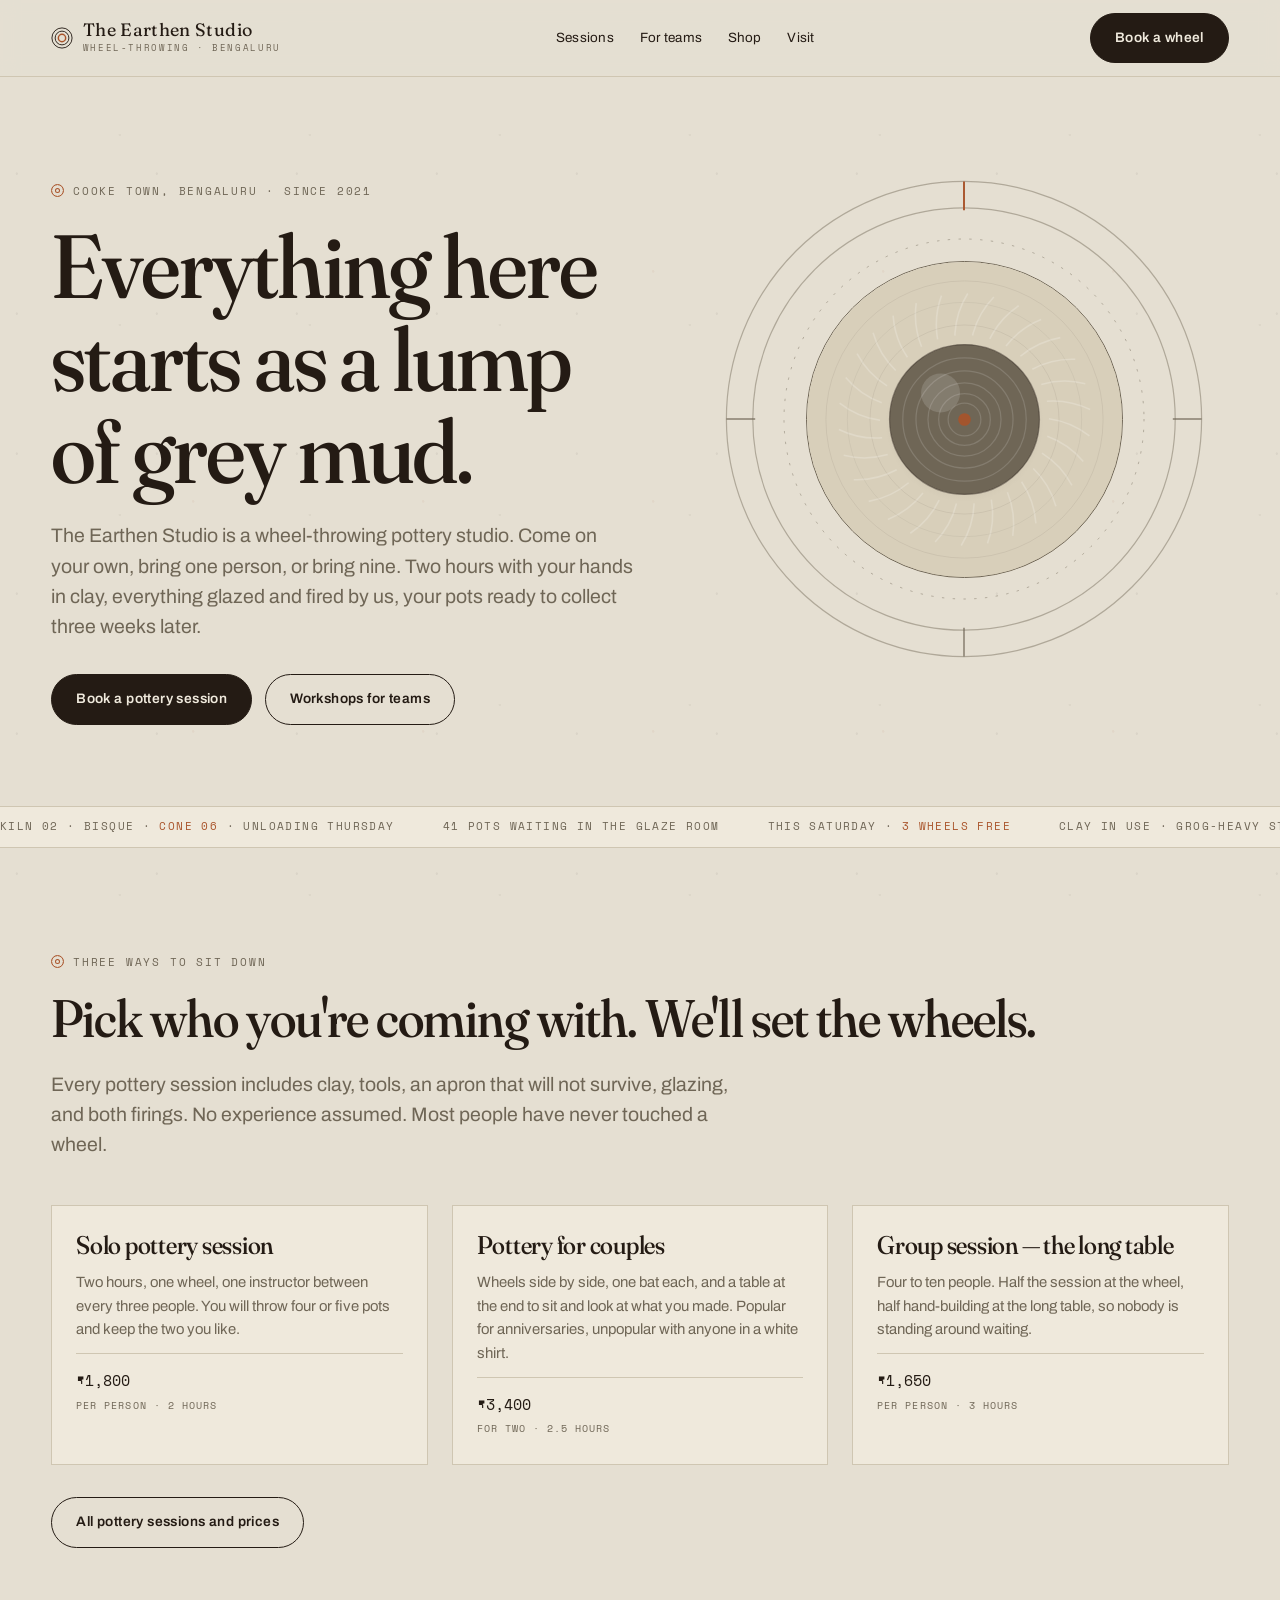
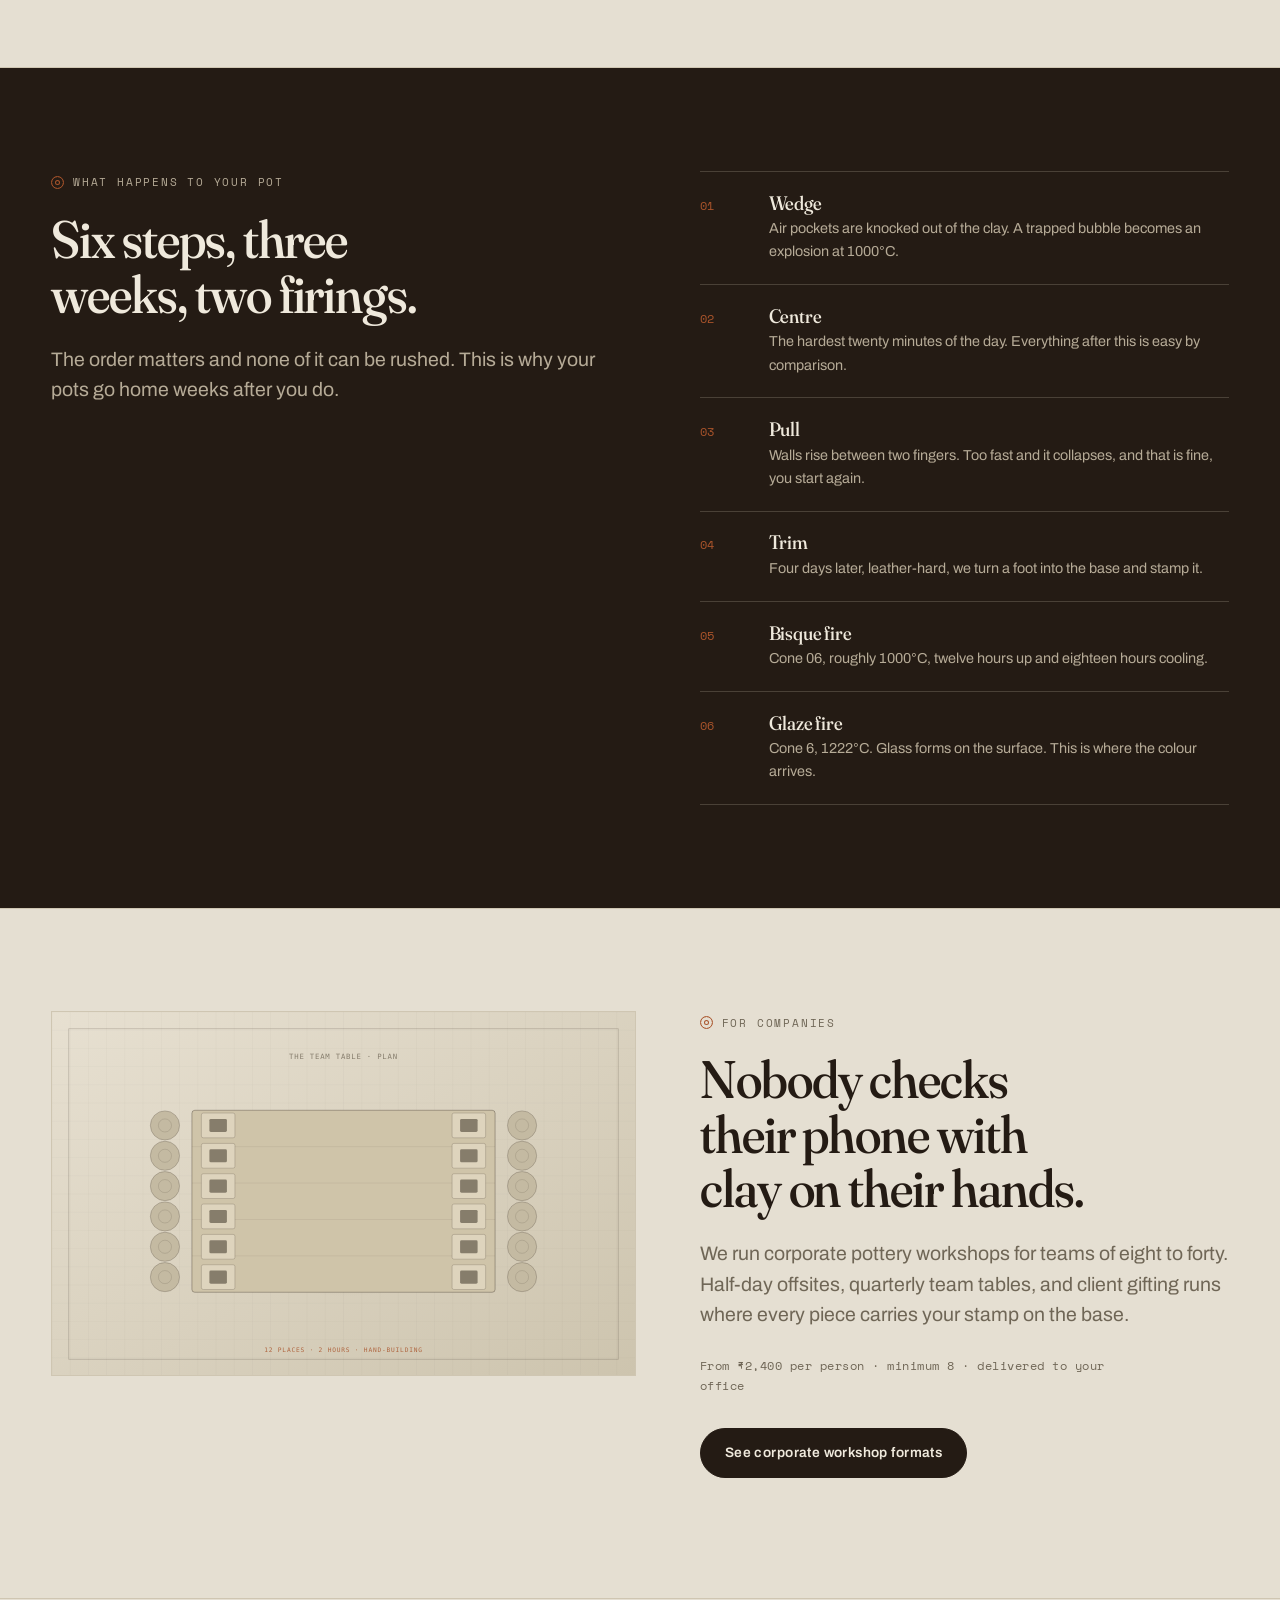
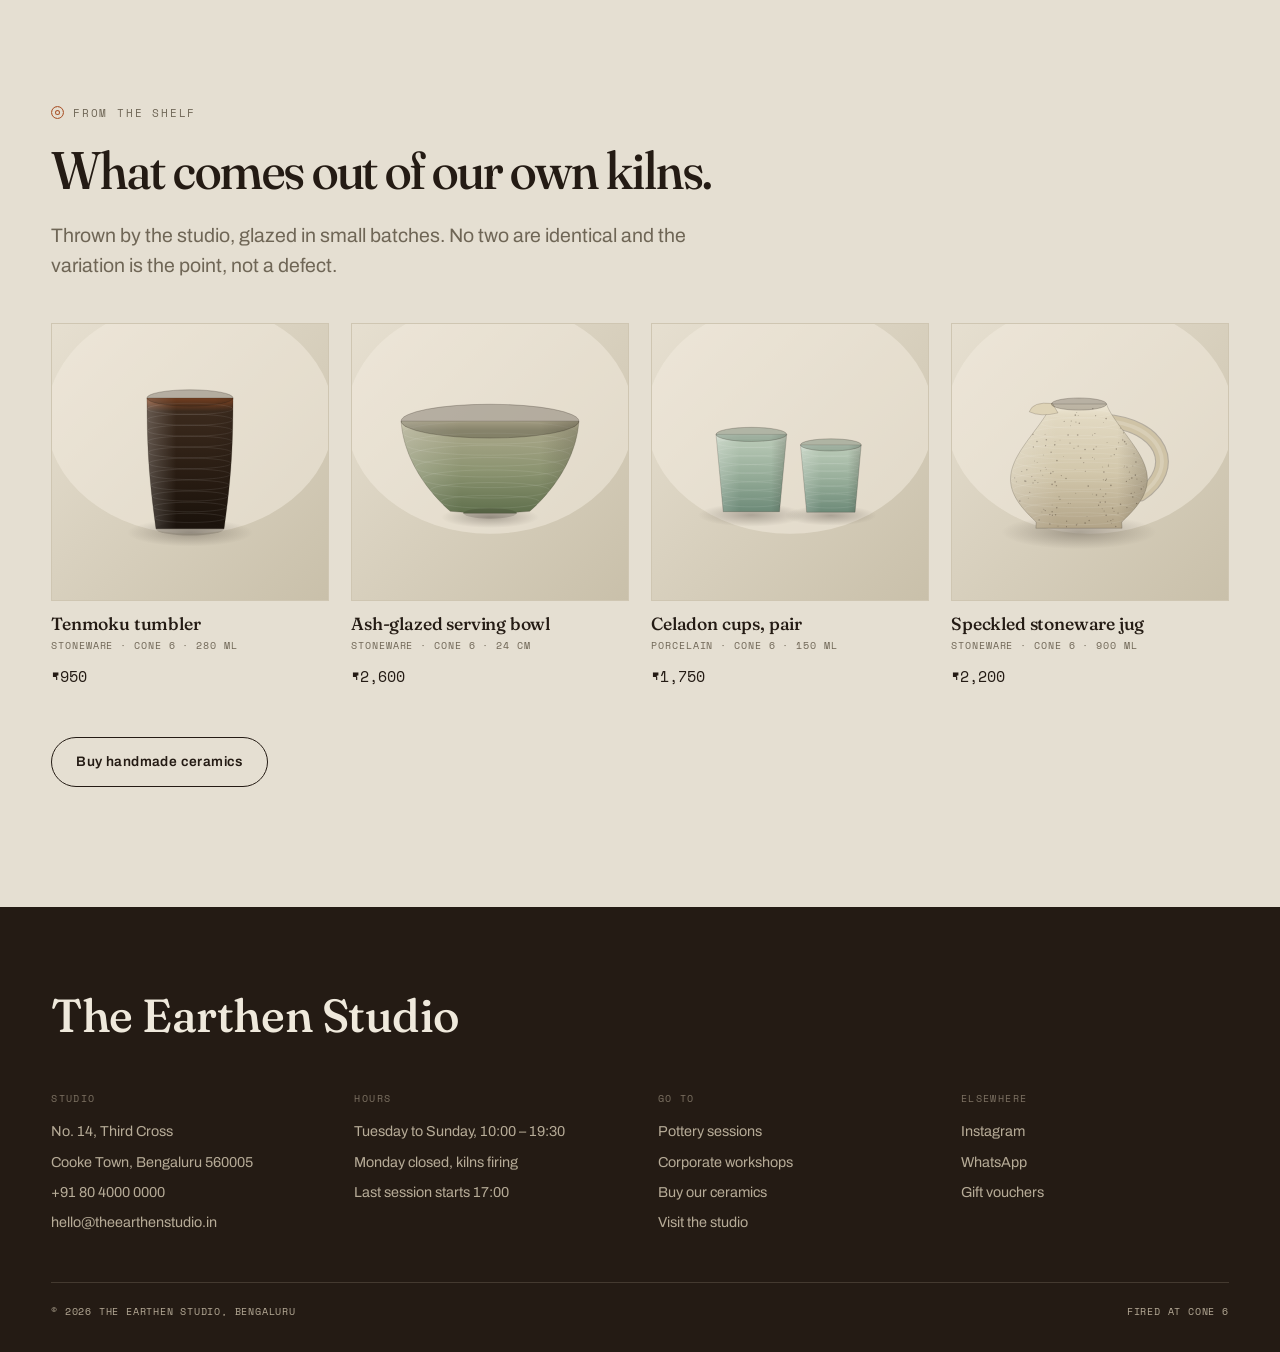
<file: TheEarthenStudio/index.html>
<!DOCTYPE html>
<!-- The Earthen Studio — mock website produced for an academic project. The business is fictional. -->
<html lang="en-IN">
<head>
<meta charset="utf-8">
<meta name="viewport" content="width=device-width, initial-scale=1">
<title>Pottery Classes &amp; Studio in Bengaluru | The Earthen Studio</title>
<meta name="description" content="Wheel-throwing pottery sessions in Bengaluru for individuals, couples and groups, corporate workshops for teams of 8 to 40, and handmade stoneware for sale.">
<link rel="canonical" href="https://padmaa27-code.github.io/TheEarthenStudio/">
<meta name="robots" content="index, follow, max-image-preview:large, max-snippet:-1">
<meta name="author" content="The Earthen Studio">
<meta name="theme-color" content="#e5dfd2">
<meta name="geo.region" content="IN-KA">
<meta name="geo.placename" content="Bengaluru">

<meta property="og:type" content="website">
<meta property="og:site_name" content="The Earthen Studio">
<meta property="og:locale" content="en_IN">
<meta property="og:url" content="https://padmaa27-code.github.io/TheEarthenStudio/">
<meta property="og:title" content="Pottery Classes &amp; Studio in Bengaluru | The Earthen Studio">
<meta property="og:description" content="Wheel-throwing pottery sessions in Bengaluru for individuals, couples and groups, corporate workshops for teams of 8 to 40, and handmade stoneware for sale.">
<meta property="og:image" content="https://padmaa27-code.github.io/TheEarthenStudio/og-cover.png">
<meta property="og:image:width" content="1200">
<meta property="og:image:height" content="630">
<meta property="og:image:alt" content="The Earthen Studio — a wheel-throwing pottery studio in Bengaluru">
<meta name="twitter:card" content="summary_large_image">
<meta name="twitter:title" content="Pottery Classes &amp; Studio in Bengaluru | The Earthen Studio">
<meta name="twitter:description" content="Wheel-throwing pottery sessions in Bengaluru for individuals, couples and groups, corporate workshops for teams of 8 to 40, and handmade stoneware for sale.">
<meta name="twitter:image" content="https://padmaa27-code.github.io/TheEarthenStudio/og-cover.png">

<link rel="icon" href="favicon.svg" type="image/svg+xml">
<link rel="manifest" href="site.webmanifest">
<link rel="preconnect" href="https://fonts.googleapis.com">
<link rel="preconnect" href="https://fonts.gstatic.com" crossorigin>
<link rel="preload" as="style" href="https://fonts.googleapis.com/css2?family=Archivo:wght@400;500;600;700&family=Fraunces:opsz,wght@9..144,300..700&family=Space+Mono:wght@400;700&display=swap">
<link rel="stylesheet" href="https://fonts.googleapis.com/css2?family=Archivo:wght@400;500;600;700&family=Fraunces:opsz,wght@9..144,300..700&family=Space+Mono:wght@400;700&display=swap">
<link rel="stylesheet" href="styles.css">
<script>document.documentElement.className+=" js";</script>
<script src="main.js" defer></script>
<script type="application/ld+json">{"@context":"https://schema.org","@type":"LocalBusiness","@id":"https://padmaa27-code.github.io/TheEarthenStudio/#studio","name":"The Earthen Studio","url":"https://padmaa27-code.github.io/TheEarthenStudio/","image":"https://padmaa27-code.github.io/TheEarthenStudio/og-cover.png","logo":"https://padmaa27-code.github.io/TheEarthenStudio/favicon.svg","description":"A wheel-throwing pottery studio in Cooke Town, Bengaluru. Sessions for individuals, couples and groups, workshops for companies, and handmade stoneware for sale.","telephone":"+918040000000","email":"hello@theearthenstudio.in","priceRange":"₹₹","currenciesAccepted":"INR","paymentAccepted":"UPI, Card, Net banking, Cash","foundingDate":"2021","address":{"@type":"PostalAddress","streetAddress":"No. 14, Third Cross, Cooke Town","addressLocality":"Bengaluru","addressRegion":"Karnataka","postalCode":"560005","addressCountry":"IN"},"geo":{"@type":"GeoCoordinates","latitude":12.9916,"longitude":77.6221},"areaServed":{"@type":"City","name":"Bengaluru"},"openingHoursSpecification":[{"@type":"OpeningHoursSpecification","dayOfWeek":["Tuesday","Wednesday","Thursday","Friday","Saturday","Sunday"],"opens":"10:00","closes":"19:30"}],"sameAs":[]}</script>
</head>
<body>
<a class="skip" href="#main">Skip to content</a>
<header class="top">
  <div class="wide top__in">
    <a class="mark" href="index.html" aria-label="The Earthen Studio home">
      <svg class="mark__glyph" viewBox="0 0 24 24" aria-hidden="true" focusable="false"><circle cx="12" cy="12" r="11" fill="none" stroke="#241b14" stroke-width="1"/><circle cx="12" cy="12" r="7.5" fill="none" stroke="#241b14" stroke-width="1"/><circle cx="12" cy="12" r="4" fill="none" stroke="#a9542b" stroke-width="1.6"/></svg>
      <span><span class="mark__word">The Earthen Studio</span><span class="mark__sub">Wheel-throwing &middot; Bengaluru</span></span>
    </a>
    <nav class="nav" id="nav" aria-label="Primary"><a href="sessions.html">Sessions</a><a href="teams.html">For teams</a><a href="shop.html">Shop</a><a href="visit.html">Visit</a></nav>
    <div class="top__cta">
      <a class="btn" href="sessions.html#book">Book a wheel</a>
      <button class="burger" type="button" aria-expanded="false" aria-controls="nav">Menu</button>
    </div>
  </div>
</header>
<main id="main">

<section class="band wide split hero" aria-labelledby="h1">
  <div>
    <p class="tag">Cooke Town, Bengaluru &middot; since 2021</p>
    <h1 id="h1">Everything here starts as a lump of grey mud.</h1>
    <p class="lede">The Earthen Studio is a wheel-throwing pottery studio. Come on your own, bring one
      person, or bring nine. Two hours with your hands in clay, everything glazed and fired by us,
      your pots ready to collect three weeks later.</p>
    <p class="actions">
      <a class="btn" href="sessions.html#book">Book a pottery session</a>
      <a class="btn btn--ghost" href="teams.html">Workshops for teams</a>
    </p>
  </div>
  <div class="wheelhead">
    <svg class="wheelhead__rings" viewBox="0 0 400 400" aria-hidden="true" focusable="false">
      <circle cx="200" cy="200" r="198" stroke-width="1"/>
      <circle cx="200" cy="200" r="176" stroke-width="1"/>
      <circle cx="200" cy="200" r="150" stroke-width=".8" stroke-dasharray="2 7"/>
      <circle cx="200" cy="200" r="126" stroke-width="1"/>
      <circle cx="200" cy="200" r="102" stroke-width=".8" stroke-dasharray="2 7"/>
      <line x1="200" y1="2" x2="200" y2="26" stroke="#a9542b" stroke-width="1.6"/>
      <line x1="398" y1="200" x2="374" y2="200" stroke="#6f6656" stroke-width="1"/>
      <line x1="200" y1="398" x2="200" y2="374" stroke="#6f6656" stroke-width="1"/>
      <line x1="2" y1="200" x2="26" y2="200" stroke="#6f6656" stroke-width="1"/>
    </svg>
    <figure class="shot wheelhead__shot" data-shot="Wheel head, plan"><img src="images/centring.svg" alt="Plan-view drawing of a wheel head with two kilograms of clay centred on it" width="1000" height="1000" fetchpriority="high" decoding="async"></figure>
  </div>
</section>

<div class="kiln" aria-label="Studio status"><div class="kiln__track" aria-hidden="false"><span class="kiln__item">Kiln 02 &middot; bisque &middot; <b>cone 06</b> &middot; unloading Thursday</span><span class="kiln__item">41 pots waiting in the glaze room</span><span class="kiln__item">This Saturday &middot; <b>3 wheels free</b></span><span class="kiln__item">Clay in use &middot; grog-heavy stoneware</span><span class="kiln__item">Closed Mondays &middot; kilns firing</span><span class="kiln__item">Kiln 02 &middot; bisque &middot; <b>cone 06</b> &middot; unloading Thursday</span><span class="kiln__item">41 pots waiting in the glaze room</span><span class="kiln__item">This Saturday &middot; <b>3 wheels free</b></span><span class="kiln__item">Clay in use &middot; grog-heavy stoneware</span><span class="kiln__item">Closed Mondays &middot; kilns firing</span></div></div>

<section class="band" aria-labelledby="h-sessions">
  <div class="wide rise">
    <p class="tag">Three ways to sit down</p>
    <h2 id="h-sessions">Pick who you're coming with. We'll set the wheels.</h2>
    <p class="lede">Every pottery session includes clay, tools, an apron that will not survive,
      glazing, and both firings. No experience assumed. Most people have never touched a wheel.</p>
    <div class="grid">
      <article class="card">
        <h3>Solo pottery session</h3>
        <p>Two hours, one wheel, one instructor between every three people. You will throw four
          or five pots and keep the two you like.</p>
        <p class="card__price">&#8377;1,800 <span>per person &middot; 2 hours</span></p>
      </article>
      <article class="card">
        <h3>Pottery for couples</h3>
        <p>Wheels side by side, one bat each, and a table at the end to sit and look at what you
          made. Popular for anniversaries, unpopular with anyone in a white shirt.</p>
        <p class="card__price">&#8377;3,400 <span>for two &middot; 2.5 hours</span></p>
      </article>
      <article class="card">
        <h3>Group session &mdash; the long table</h3>
        <p>Four to ten people. Half the session at the wheel, half hand-building at the long
          table, so nobody is standing around waiting.</p>
        <p class="card__price">&#8377;1,650 <span>per person &middot; 3 hours</span></p>
      </article>
    </div>
    <p class="actions"><a class="btn btn--ghost" href="sessions.html">All pottery sessions and prices</a></p>
  </div>
</section>

<section class="band band--dark" aria-labelledby="h-process">
  <div class="wide split">
    <div>
      <p class="tag">What happens to your pot</p>
      <h2 id="h-process">Six steps, three weeks, two firings.</h2>
      <p class="lede">The order matters and none of it can be rushed. This is why your pots go
        home weeks after you do.</p>
    </div>
    <ol class="steps rise">
      <li><span class="steps__n">01</span><div><h3>Wedge</h3><p>Air pockets are knocked out of the clay. A trapped bubble becomes an explosion at 1000&deg;C.</p></div></li>
      <li><span class="steps__n">02</span><div><h3>Centre</h3><p>The hardest twenty minutes of the day. Everything after this is easy by comparison.</p></div></li>
      <li><span class="steps__n">03</span><div><h3>Pull</h3><p>Walls rise between two fingers. Too fast and it collapses, and that is fine, you start again.</p></div></li>
      <li><span class="steps__n">04</span><div><h3>Trim</h3><p>Four days later, leather-hard, we turn a foot into the base and stamp it.</p></div></li>
      <li><span class="steps__n">05</span><div><h3>Bisque fire</h3><p>Cone 06, roughly 1000&deg;C, twelve hours up and eighteen hours cooling.</p></div></li>
      <li><span class="steps__n">06</span><div><h3>Glaze fire</h3><p>Cone 6, 1222&deg;C. Glass forms on the surface. This is where the colour arrives.</p></div></li>
    </ol>
  </div>
</section>

<section class="band" aria-labelledby="h-teams">
  <div class="wide split rise">
    <figure class="shot shot--wide" data-shot="The team table, plan"><img src="images/teams.svg" alt="Plan drawing of the long table set for twelve, with a board and clay at every place" width="1600" height="1000" loading="lazy" decoding="async"></figure>
    <div>
      <p class="tag">For companies</p>
      <h2 id="h-teams">Nobody checks their phone with clay on their hands.</h2>
      <p class="lede">We run corporate pottery workshops for teams of eight to forty. Half-day
        offsites, quarterly team tables, and client gifting runs where every piece carries your
        stamp on the base.</p>
      <p class="data">From &#8377;2,400 per person &middot; minimum 8 &middot; delivered to your office</p>
      <p class="actions"><a class="btn" href="teams.html">See corporate workshop formats</a></p>
    </div>
  </div>
</section>

<section class="band" aria-labelledby="h-shop">
  <div class="wide rise">
    <p class="tag">From the shelf</p>
    <h2 id="h-shop">What comes out of our own kilns.</h2>
    <p class="lede">Thrown by the studio, glazed in small batches. No two are identical and the
      variation is the point, not a defect.</p>
    <div class="shopgrid preview">
      <article class="item">
        <figure class="shot shot--sq" data-shot="Tenmoku tumbler"><img src="images/tumbler.svg" alt="Illustration of a hand-thrown stoneware tumbler in a dark iron tenmoku glaze that breaks rust at the rim" width="1000" height="1000" loading="lazy" decoding="async"></figure>
        <h3 class="item__name">Tenmoku tumbler</h3>
        <p class="item__meta">Stoneware &middot; cone 6 &middot; 280 ml</p>
        <p class="item__price">&#8377;950</p>
      </article><article class="item">
        <figure class="shot shot--sq" data-shot="Ash-glazed serving bowl"><img src="images/bowl.svg" alt="Illustration of a wide hand-thrown serving bowl in a wood-ash glaze pooling green in the well" width="1000" height="1000" loading="lazy" decoding="async"></figure>
        <h3 class="item__name">Ash-glazed serving bowl</h3>
        <p class="item__meta">Stoneware &middot; cone 6 &middot; 24 cm</p>
        <p class="item__price">&#8377;2,600</p>
      </article><article class="item">
        <figure class="shot shot--sq" data-shot="Celadon cups, pair"><img src="images/cups.svg" alt="Illustration of two hand-thrown porcelain cups in a pale green celadon glaze" width="1000" height="1000" loading="lazy" decoding="async"></figure>
        <h3 class="item__name">Celadon cups, pair</h3>
        <p class="item__meta">Porcelain &middot; cone 6 &middot; 150 ml</p>
        <p class="item__price">&#8377;1,750</p>
      </article><article class="item">
        <figure class="shot shot--sq" data-shot="Speckled stoneware jug"><img src="images/jug.svg" alt="Illustration of a speckled stoneware jug with a pulled handle and a hand-cut spout" width="1000" height="1000" loading="lazy" decoding="async"></figure>
        <h3 class="item__name">Speckled stoneware jug</h3>
        <p class="item__meta">Stoneware &middot; cone 6 &middot; 900 ml</p>
        <p class="item__price">&#8377;2,200</p>
      </article>
    </div>
    <p class="actions"><a class="btn btn--ghost" href="shop.html">Buy handmade ceramics</a></p>
  </div>
</section>
</main>
<footer class="foot">
  <div class="wide">
    <p class="foot__mark">The Earthen Studio</p>
    <div class="foot__grid">
      <div>
        <h2 class="foot__h">Studio</h2>
        <ul>
          <li>No. 14, Third Cross</li>
          <li>Cooke Town, Bengaluru 560005</li>
          <li><a href="tel:+918040000000">+91 80 4000 0000</a></li>
          <li><a href="mailto:hello@theearthenstudio.in">hello@theearthenstudio.in</a></li>
        </ul>
      </div>
      <div>
        <h2 class="foot__h">Hours</h2>
        <ul>
          <li>Tuesday to Sunday, 10:00 &ndash; 19:30</li>
          <li>Monday closed, kilns firing</li>
          <li>Last session starts 17:00</li>
        </ul>
      </div>
      <div>
        <h2 class="foot__h">Go to</h2>
        <ul>
          <li><a href="sessions.html">Pottery sessions</a></li>
          <li><a href="teams.html">Corporate workshops</a></li>
          <li><a href="shop.html">Buy our ceramics</a></li>
          <li><a href="visit.html">Visit the studio</a></li>
        </ul>
      </div>
      <div>
        <h2 class="foot__h">Elsewhere</h2>
        <ul>
          <li><a href="#">Instagram</a></li>
          <li><a href="#">WhatsApp</a></li>
          <li><a href="#">Gift vouchers</a></li>
        </ul>
      </div>
    </div>
    <div class="foot__base">
      <span>&copy; 2026 The Earthen Studio, Bengaluru</span>
      <span>Fired at cone 6</span>
    </div>
  </div>
</footer>
</body>
</html>
</file>
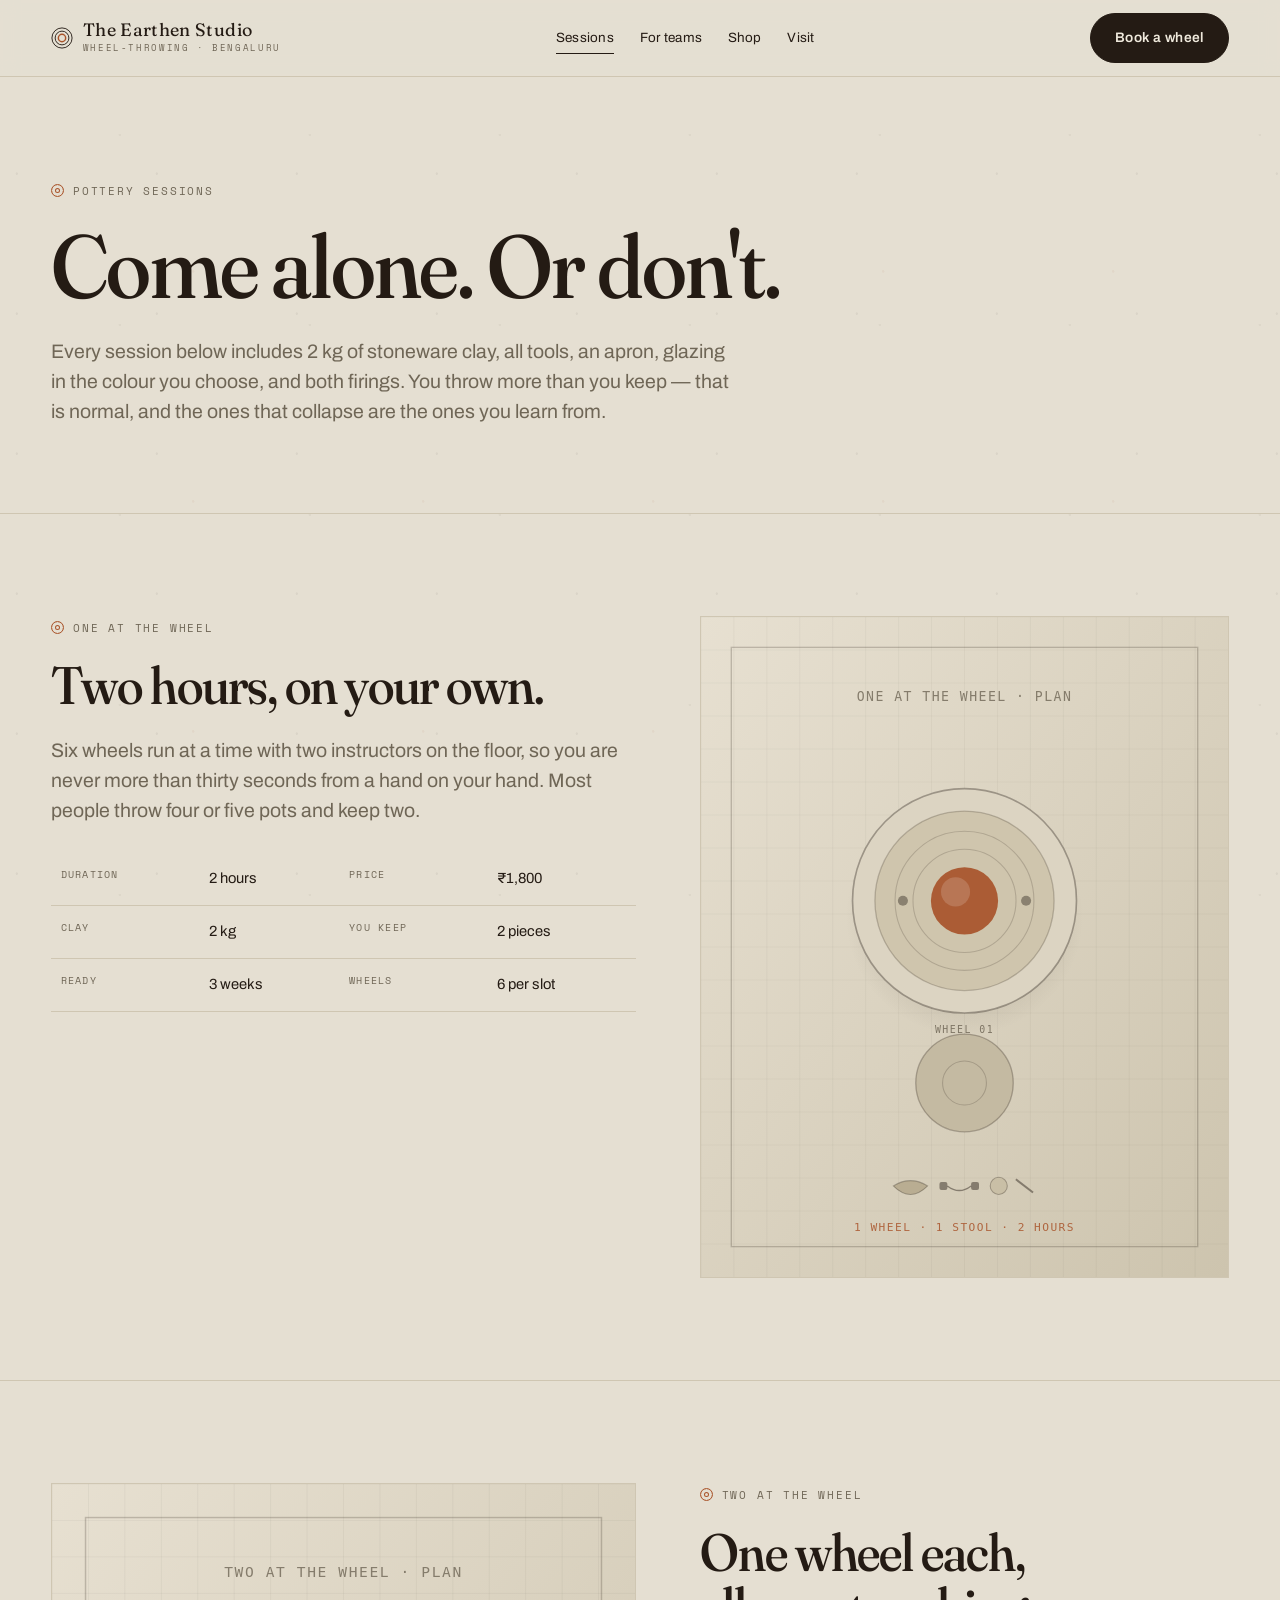
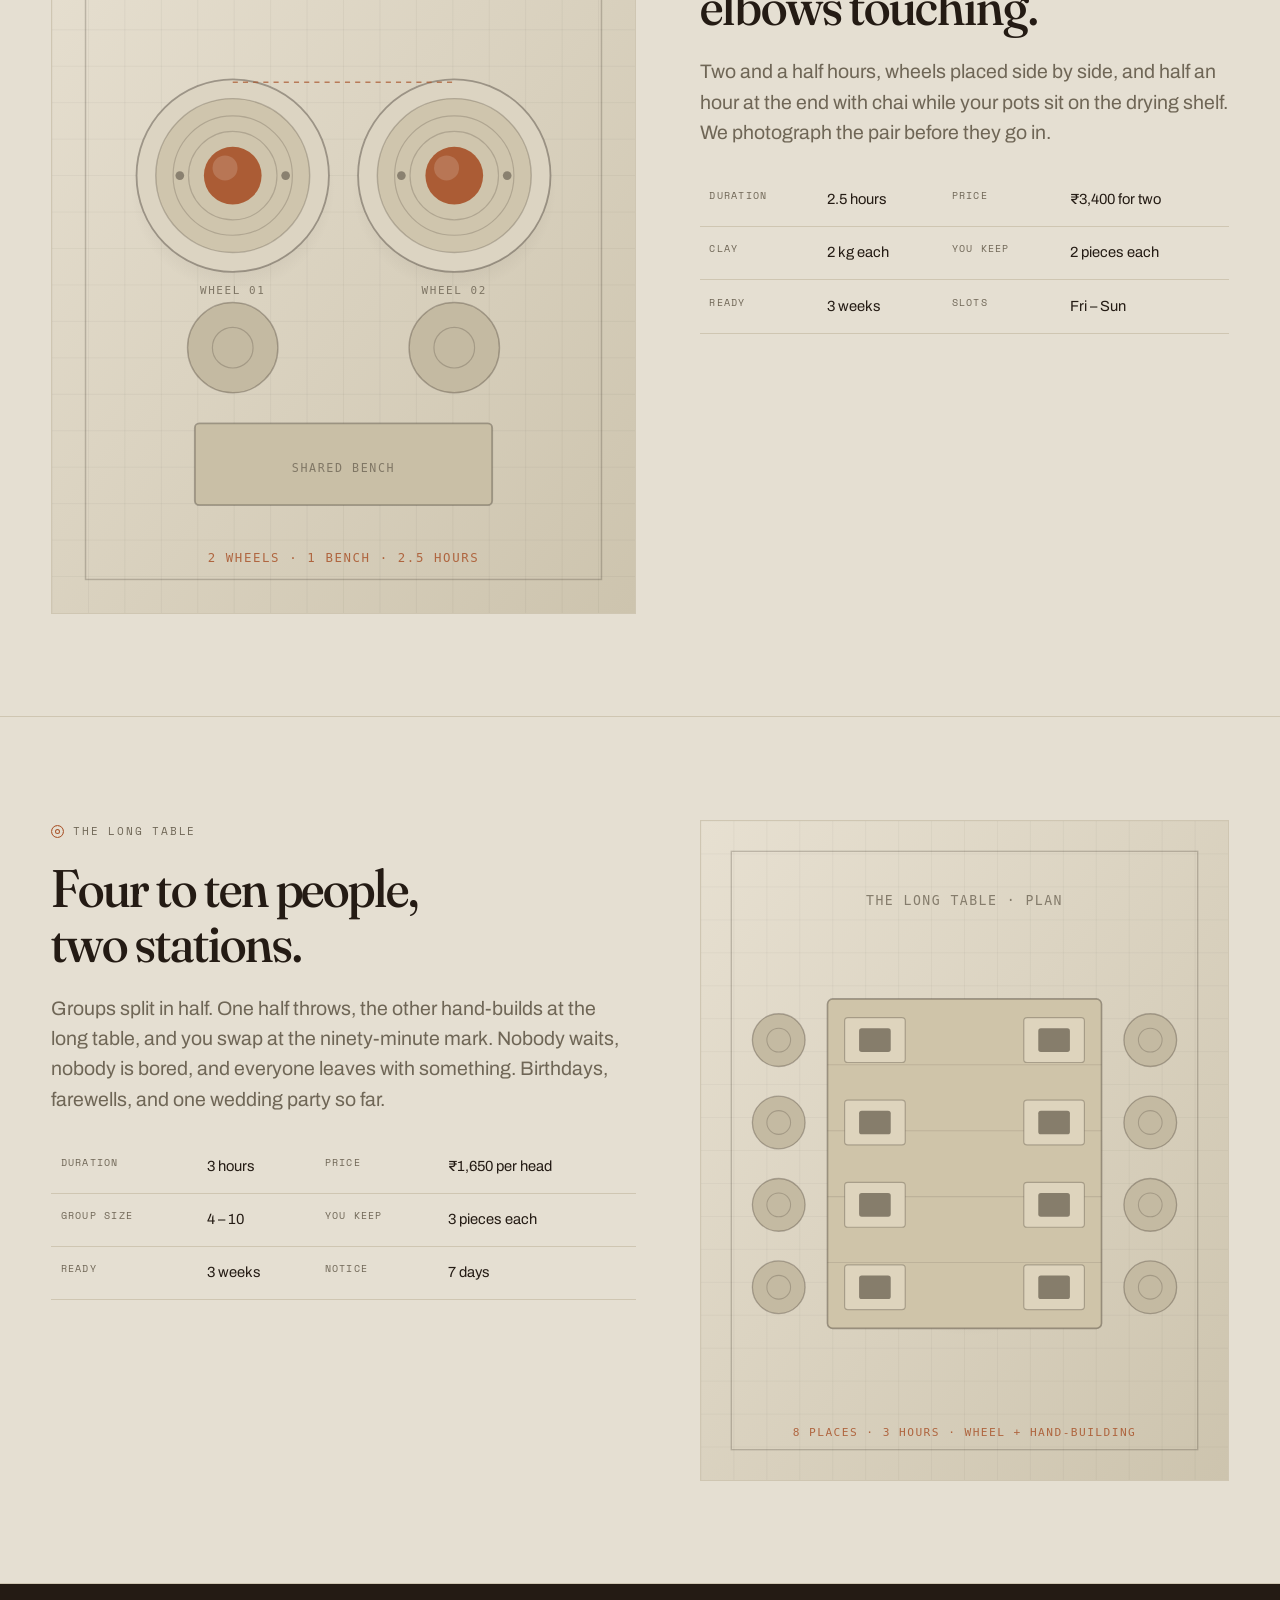
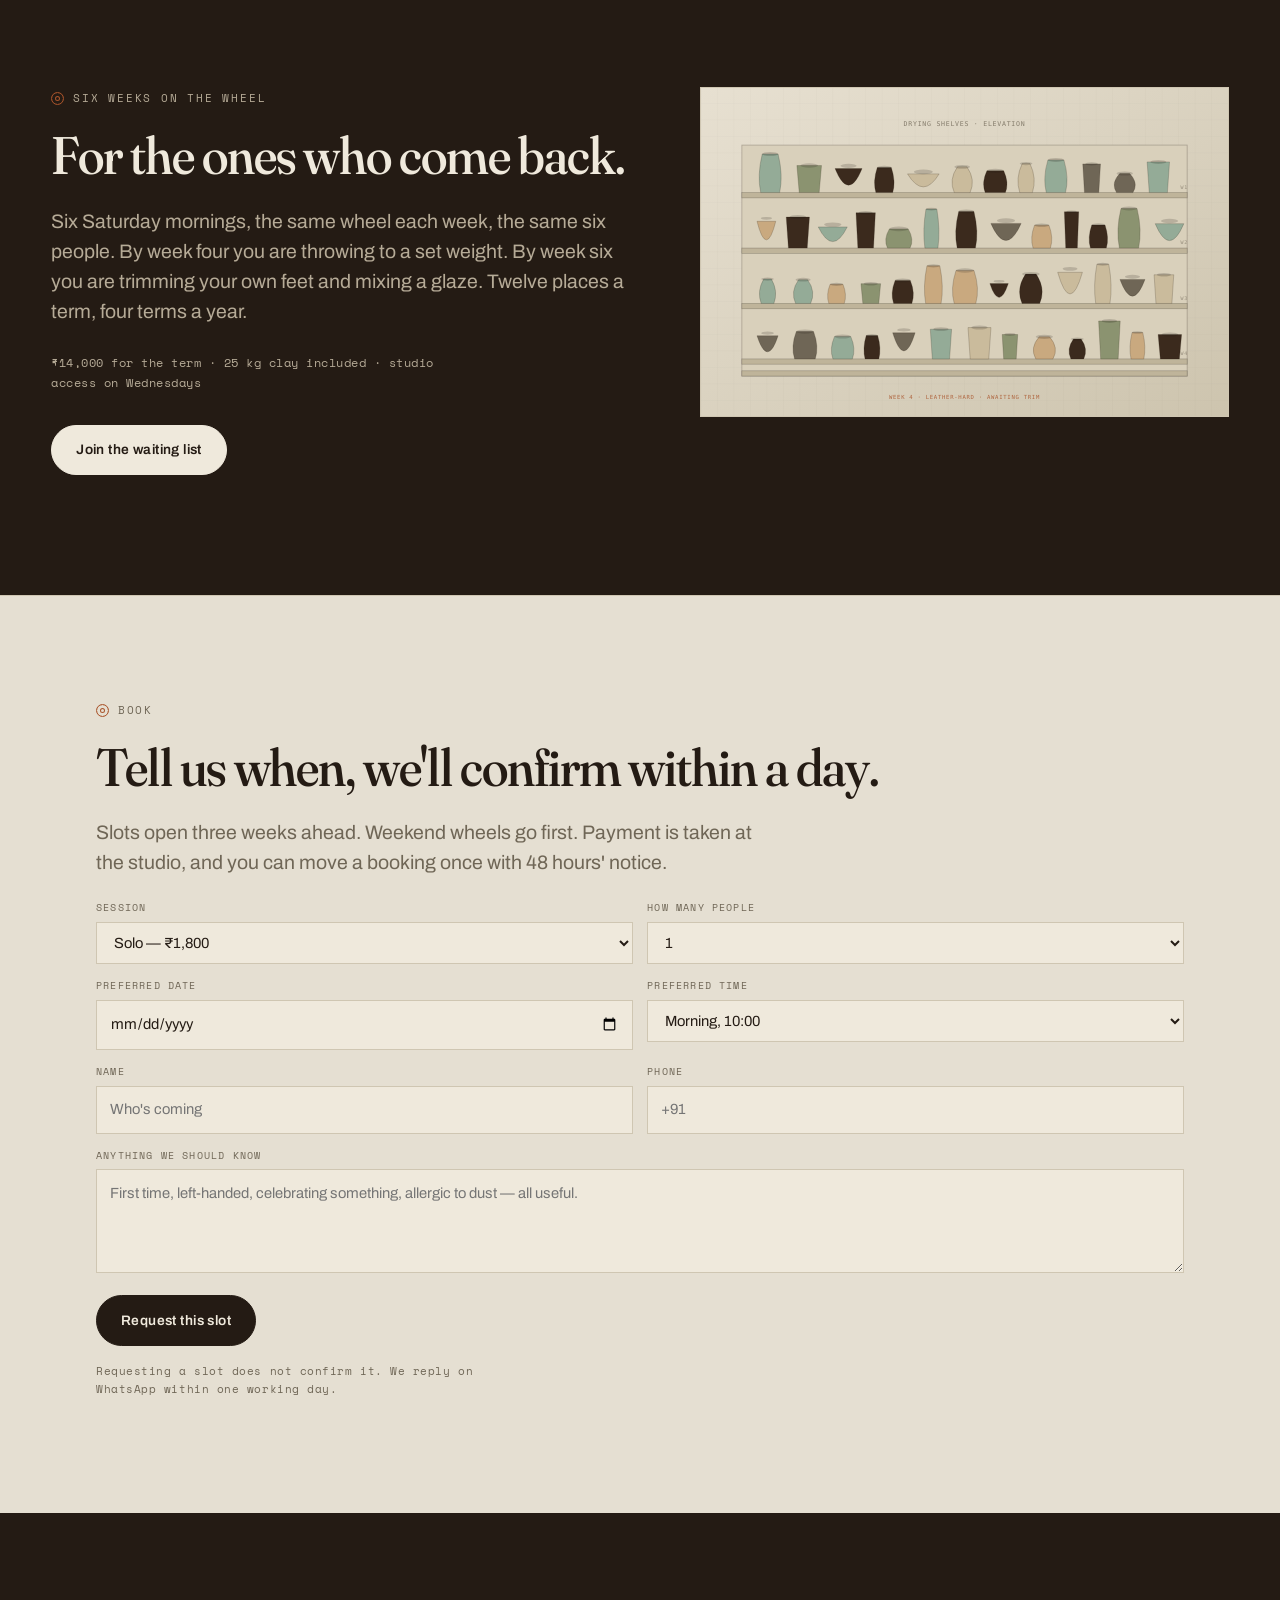
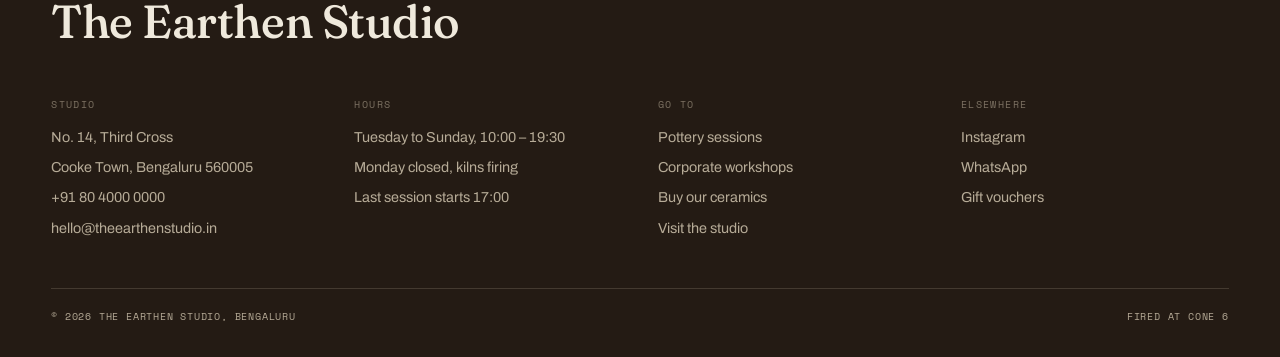
<file: TheEarthenStudio/sessions.html>
<!DOCTYPE html>
<!-- The Earthen Studio — mock website produced for an academic project. The business is fictional. -->
<html lang="en-IN">
<head>
<meta charset="utf-8">
<meta name="viewport" content="width=device-width, initial-scale=1">
<title>Pottery Sessions for One, Two &amp; Groups | The Earthen Studio</title>
<meta name="description" content="Book a wheel-throwing session in Bengaluru. Solo from ₹1,800, couples from ₹3,400, groups of 4 to 10, and a six-week course. Clay, glazing and firing included.">
<link rel="canonical" href="https://padmaa27-code.github.io/TheEarthenStudio/sessions.html">
<meta name="robots" content="index, follow, max-image-preview:large, max-snippet:-1">
<meta name="author" content="The Earthen Studio">
<meta name="theme-color" content="#e5dfd2">
<meta name="geo.region" content="IN-KA">
<meta name="geo.placename" content="Bengaluru">

<meta property="og:type" content="website">
<meta property="og:site_name" content="The Earthen Studio">
<meta property="og:locale" content="en_IN">
<meta property="og:url" content="https://padmaa27-code.github.io/TheEarthenStudio/sessions.html">
<meta property="og:title" content="Pottery Sessions for One, Two &amp; Groups | The Earthen Studio">
<meta property="og:description" content="Book a wheel-throwing session in Bengaluru. Solo from ₹1,800, couples from ₹3,400, groups of 4 to 10, and a six-week course. Clay, glazing and firing included.">
<meta property="og:image" content="https://padmaa27-code.github.io/TheEarthenStudio/og-cover.png">
<meta property="og:image:width" content="1200">
<meta property="og:image:height" content="630">
<meta property="og:image:alt" content="The Earthen Studio — a wheel-throwing pottery studio in Bengaluru">
<meta name="twitter:card" content="summary_large_image">
<meta name="twitter:title" content="Pottery Sessions for One, Two &amp; Groups | The Earthen Studio">
<meta name="twitter:description" content="Book a wheel-throwing session in Bengaluru. Solo from ₹1,800, couples from ₹3,400, groups of 4 to 10, and a six-week course. Clay, glazing and firing included.">
<meta name="twitter:image" content="https://padmaa27-code.github.io/TheEarthenStudio/og-cover.png">

<link rel="icon" href="favicon.svg" type="image/svg+xml">
<link rel="manifest" href="site.webmanifest">
<link rel="preconnect" href="https://fonts.googleapis.com">
<link rel="preconnect" href="https://fonts.gstatic.com" crossorigin>
<link rel="preload" as="style" href="https://fonts.googleapis.com/css2?family=Archivo:wght@400;500;600;700&family=Fraunces:opsz,wght@9..144,300..700&family=Space+Mono:wght@400;700&display=swap">
<link rel="stylesheet" href="https://fonts.googleapis.com/css2?family=Archivo:wght@400;500;600;700&family=Fraunces:opsz,wght@9..144,300..700&family=Space+Mono:wght@400;700&display=swap">
<link rel="stylesheet" href="styles.css">
<script>document.documentElement.className+=" js";</script>
<script src="main.js" defer></script>
<script type="application/ld+json">{"@context":"https://schema.org","@type":"BreadcrumbList","itemListElement":[{"@type":"ListItem","position":1,"name":"Home","item":"https://padmaa27-code.github.io/TheEarthenStudio/"},{"@type":"ListItem","position":2,"name":"Pottery sessions","item":"https://padmaa27-code.github.io/TheEarthenStudio/sessions.html"}]}</script>
<script type="application/ld+json">{"@context":"https://schema.org","@type":"Service","serviceType":"Solo pottery session","name":"Solo pottery session","description":"A two-hour wheel-throwing session for one person, including 2 kg of clay, tools, glazing and both firings.","provider":{"@id":"https://padmaa27-code.github.io/TheEarthenStudio/#studio"},"areaServed":{"@type":"City","name":"Bengaluru"},"url":"https://padmaa27-code.github.io/TheEarthenStudio/sessions.html","offers":{"@type":"Offer","price":"1800","priceCurrency":"INR","availability":"https://schema.org/InStock","description":"Per person, 2 hours"}}</script>
<script type="application/ld+json">{"@context":"https://schema.org","@type":"Service","serviceType":"Pottery session for couples","name":"Pottery session for couples","description":"A two-and-a-half-hour wheel-throwing session for two people at neighbouring wheels.","provider":{"@id":"https://padmaa27-code.github.io/TheEarthenStudio/#studio"},"areaServed":{"@type":"City","name":"Bengaluru"},"url":"https://padmaa27-code.github.io/TheEarthenStudio/sessions.html","offers":{"@type":"Offer","price":"3400","priceCurrency":"INR","availability":"https://schema.org/InStock","description":"For two people, 2.5 hours"}}</script>
<script type="application/ld+json">{"@context":"https://schema.org","@type":"Service","serviceType":"Group pottery session","name":"Group pottery session","description":"A three-hour session for four to ten people, split between the wheel and hand-building.","provider":{"@id":"https://padmaa27-code.github.io/TheEarthenStudio/#studio"},"areaServed":{"@type":"City","name":"Bengaluru"},"url":"https://padmaa27-code.github.io/TheEarthenStudio/sessions.html","offers":{"@type":"Offer","price":"1650","priceCurrency":"INR","availability":"https://schema.org/InStock","description":"Per person, 3 hours"}}</script>
<script type="application/ld+json">{"@context":"https://schema.org","@type":"Service","serviceType":"Six-week pottery course","name":"Six-week pottery course","description":"Six Saturday mornings on the same wheel with the same group, including 25 kg of clay and midweek studio access.","provider":{"@id":"https://padmaa27-code.github.io/TheEarthenStudio/#studio"},"areaServed":{"@type":"City","name":"Bengaluru"},"url":"https://padmaa27-code.github.io/TheEarthenStudio/sessions.html","offers":{"@type":"Offer","price":"14000","priceCurrency":"INR","availability":"https://schema.org/InStock","description":"Per person, six-week term"}}</script>
</head>
<body>
<a class="skip" href="#main">Skip to content</a>
<header class="top">
  <div class="wide top__in">
    <a class="mark" href="index.html" aria-label="The Earthen Studio home">
      <svg class="mark__glyph" viewBox="0 0 24 24" aria-hidden="true" focusable="false"><circle cx="12" cy="12" r="11" fill="none" stroke="#241b14" stroke-width="1"/><circle cx="12" cy="12" r="7.5" fill="none" stroke="#241b14" stroke-width="1"/><circle cx="12" cy="12" r="4" fill="none" stroke="#a9542b" stroke-width="1.6"/></svg>
      <span><span class="mark__word">The Earthen Studio</span><span class="mark__sub">Wheel-throwing &middot; Bengaluru</span></span>
    </a>
    <nav class="nav" id="nav" aria-label="Primary"><a href="sessions.html" aria-current="page">Sessions</a><a href="teams.html">For teams</a><a href="shop.html">Shop</a><a href="visit.html">Visit</a></nav>
    <div class="top__cta">
      <a class="btn" href="#book">Book a wheel</a>
      <button class="burger" type="button" aria-expanded="false" aria-controls="nav">Menu</button>
    </div>
  </div>
</header>
<main id="main">

<section class="band wide narrowtop" aria-labelledby="h1">
  <p class="tag">Pottery sessions</p>
  <h1 id="h1">Come alone. Or don't.</h1>
  <p class="lede">Every session below includes 2 kg of stoneware clay, all tools, an apron,
    glazing in the colour you choose, and both firings. You throw more than you keep &mdash; that
    is normal, and the ones that collapse are the ones you learn from.</p>
</section>

<section class="band" aria-labelledby="h-solo">
  <div class="wide split rise">
    <div>
      <p class="tag">One at the wheel</p>
      <h2 id="h-solo">Two hours, on your own.</h2>
      <p class="lede">Six wheels run at a time with two instructors on the floor, so you are never
        more than thirty seconds from a hand on your hand. Most people throw four or five pots and
        keep two.</p>
      <table class="rate">
        <caption class="sr">Solo pottery session details</caption>
        <tbody>
        <tr><th scope="row">Duration</th><td>2 hours</td><th scope="row">Price</th><td>&#8377;1,800</td></tr>
        <tr><th scope="row">Clay</th><td>2 kg</td><th scope="row">You keep</th><td>2 pieces</td></tr>
        <tr><th scope="row">Ready</th><td>3 weeks</td><th scope="row">Wheels</th><td>6 per slot</td></tr>
        </tbody>
      </table>
    </div>
    <figure class="shot shot--tall" data-shot="One at the wheel, plan"><img src="images/solo.svg" alt="Plan drawing of a single wheel station with its stool and tools laid out" width="800" height="1000" loading="lazy" decoding="async"></figure>
  </div>
</section>

<section class="band" aria-labelledby="h-couple">
  <div class="wide split rise">
    <figure class="shot shot--tall" data-shot="Two at the wheel, plan"><img src="images/couple.svg" alt="Plan drawing of two pottery wheels placed side by side with a shared bench" width="800" height="1000" loading="lazy" decoding="async"></figure>
    <div>
      <p class="tag">Two at the wheel</p>
      <h2 id="h-couple">One wheel each, elbows touching.</h2>
      <p class="lede">Two and a half hours, wheels placed side by side, and half an hour at the end
        with chai while your pots sit on the drying shelf. We photograph the pair before they go in.</p>
      <table class="rate">
        <caption class="sr">Couples pottery session details</caption>
        <tbody>
        <tr><th scope="row">Duration</th><td>2.5 hours</td><th scope="row">Price</th><td>&#8377;3,400 for two</td></tr>
        <tr><th scope="row">Clay</th><td>2 kg each</td><th scope="row">You keep</th><td>2 pieces each</td></tr>
        <tr><th scope="row">Ready</th><td>3 weeks</td><th scope="row">Slots</th><td>Fri &ndash; Sun</td></tr>
        </tbody>
      </table>
    </div>
  </div>
</section>

<section class="band" aria-labelledby="h-group">
  <div class="wide split rise">
    <div>
      <p class="tag">The long table</p>
      <h2 id="h-group">Four to ten people, two stations.</h2>
      <p class="lede">Groups split in half. One half throws, the other hand-builds at the long
        table, and you swap at the ninety-minute mark. Nobody waits, nobody is bored, and everyone
        leaves with something. Birthdays, farewells, and one wedding party so far.</p>
      <table class="rate">
        <caption class="sr">Group pottery session details</caption>
        <tbody>
        <tr><th scope="row">Duration</th><td>3 hours</td><th scope="row">Price</th><td>&#8377;1,650 per head</td></tr>
        <tr><th scope="row">Group size</th><td>4 &ndash; 10</td><th scope="row">You keep</th><td>3 pieces each</td></tr>
        <tr><th scope="row">Ready</th><td>3 weeks</td><th scope="row">Notice</th><td>7 days</td></tr>
        </tbody>
      </table>
    </div>
    <figure class="shot shot--tall" data-shot="The long table, plan"><img src="images/group.svg" alt="Plan drawing of the long table set for eight, with a board and clay at every place" width="800" height="1000" loading="lazy" decoding="async"></figure>
  </div>
</section>

<section class="band band--dark" aria-labelledby="h-course">
  <div class="wide split">
    <div>
      <p class="tag">Six weeks on the wheel</p>
      <h2 id="h-course">For the ones who come back.</h2>
      <p class="lede">Six Saturday mornings, the same wheel each week, the same six people. By week
        four you are throwing to a set weight. By week six you are trimming your own feet and mixing
        a glaze. Twelve places a term, four terms a year.</p>
      <p class="data">&#8377;14,000 for the term &middot; 25 kg clay included &middot; studio access on Wednesdays</p>
      <p class="actions"><a class="btn btn--light" href="#book">Join the waiting list</a></p>
    </div>
    <figure class="shot shot--wide" data-shot="Drying shelves, elevation"><img src="images/course.svg" alt="Elevation drawing of the studio drying shelves filled with leather-hard pots awaiting trimming" width="1600" height="1000" loading="lazy" decoding="async"></figure>
  </div>
</section>

<section class="band" id="book" aria-labelledby="h-book">
  <div class="wrap rise">
    <p class="tag">Book</p>
    <h2 id="h-book">Tell us when, we'll confirm within a day.</h2>
    <p class="lede">Slots open three weeks ahead. Weekend wheels go first. Payment is taken at the
      studio, and you can move a booking once with 48 hours' notice.</p>
    <div data-formbody>
      <div class="row2">
        <div class="field"><label for="s-type">Session</label>
          <select id="s-type" name="session">
            <option>Solo &mdash; &#8377;1,800</option>
            <option>Couples &mdash; &#8377;3,400</option>
            <option>Group, the long table &mdash; &#8377;1,650 per head</option>
            <option>Six-week course &mdash; &#8377;14,000</option>
          </select></div>
        <div class="field"><label for="s-people">How many people</label>
          <select id="s-people" name="people"><option>1</option><option>2</option><option>3 &ndash; 4</option><option>5 &ndash; 7</option><option>8 &ndash; 10</option></select></div>
      </div>
      <div class="row2">
        <div class="field"><label for="s-date">Preferred date</label><input id="s-date" name="date" type="date"></div>
        <div class="field"><label for="s-time">Preferred time</label>
          <select id="s-time" name="time"><option>Morning, 10:00</option><option>Midday, 13:00</option><option>Afternoon, 15:30</option><option>Evening, 17:00</option></select></div>
      </div>
      <div class="row2">
        <div class="field"><label for="s-name">Name</label><input id="s-name" name="name" type="text" autocomplete="name" placeholder="Who's coming"></div>
        <div class="field"><label for="s-phone">Phone</label><input id="s-phone" name="phone" type="tel" autocomplete="tel" placeholder="+91"></div>
      </div>
      <div class="field"><label for="s-note">Anything we should know</label>
        <textarea id="s-note" name="note" placeholder="First time, left-handed, celebrating something, allergic to dust &mdash; all useful."></textarea></div>
      <button type="button" class="btn" data-fakesubmit="bookDone">Request this slot</button>
      <p class="note">Requesting a slot does not confirm it. We reply on WhatsApp within one working day.</p>
    </div>
    <div id="bookDone" class="done" hidden>
      <p class="tag">Request received</p>
      <h3>We'll be in touch within a working day.</h3>
      <p>Wear something you don't mind losing. Clay comes out of most fabric and out of denim never.</p>
    </div>
  </div>
</section>
</main>
<footer class="foot">
  <div class="wide">
    <p class="foot__mark">The Earthen Studio</p>
    <div class="foot__grid">
      <div>
        <h2 class="foot__h">Studio</h2>
        <ul>
          <li>No. 14, Third Cross</li>
          <li>Cooke Town, Bengaluru 560005</li>
          <li><a href="tel:+918040000000">+91 80 4000 0000</a></li>
          <li><a href="mailto:hello@theearthenstudio.in">hello@theearthenstudio.in</a></li>
        </ul>
      </div>
      <div>
        <h2 class="foot__h">Hours</h2>
        <ul>
          <li>Tuesday to Sunday, 10:00 &ndash; 19:30</li>
          <li>Monday closed, kilns firing</li>
          <li>Last session starts 17:00</li>
        </ul>
      </div>
      <div>
        <h2 class="foot__h">Go to</h2>
        <ul>
          <li><a href="sessions.html">Pottery sessions</a></li>
          <li><a href="teams.html">Corporate workshops</a></li>
          <li><a href="shop.html">Buy our ceramics</a></li>
          <li><a href="visit.html">Visit the studio</a></li>
        </ul>
      </div>
      <div>
        <h2 class="foot__h">Elsewhere</h2>
        <ul>
          <li><a href="#">Instagram</a></li>
          <li><a href="#">WhatsApp</a></li>
          <li><a href="#">Gift vouchers</a></li>
        </ul>
      </div>
    </div>
    <div class="foot__base">
      <span>&copy; 2026 The Earthen Studio, Bengaluru</span>
      <span>Fired at cone 6</span>
    </div>
  </div>
</footer>
</body>
</html>
</file>
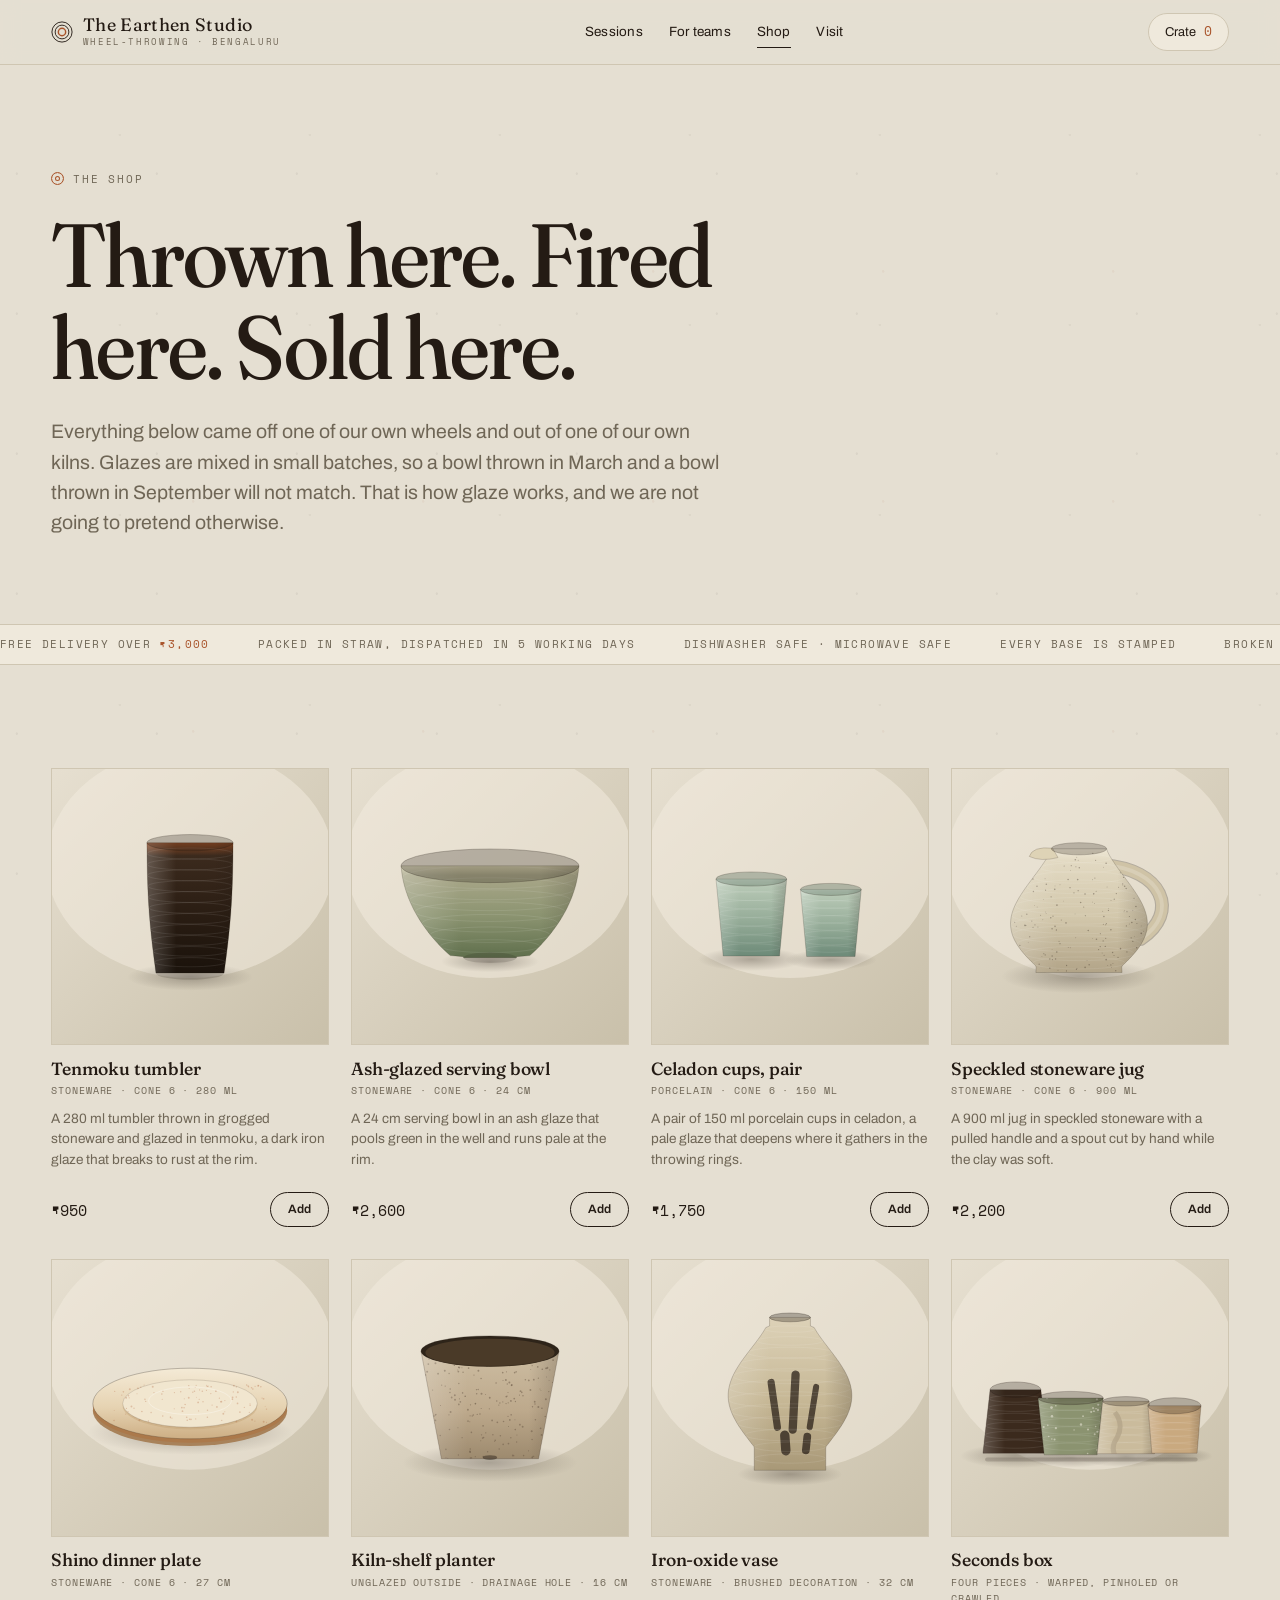
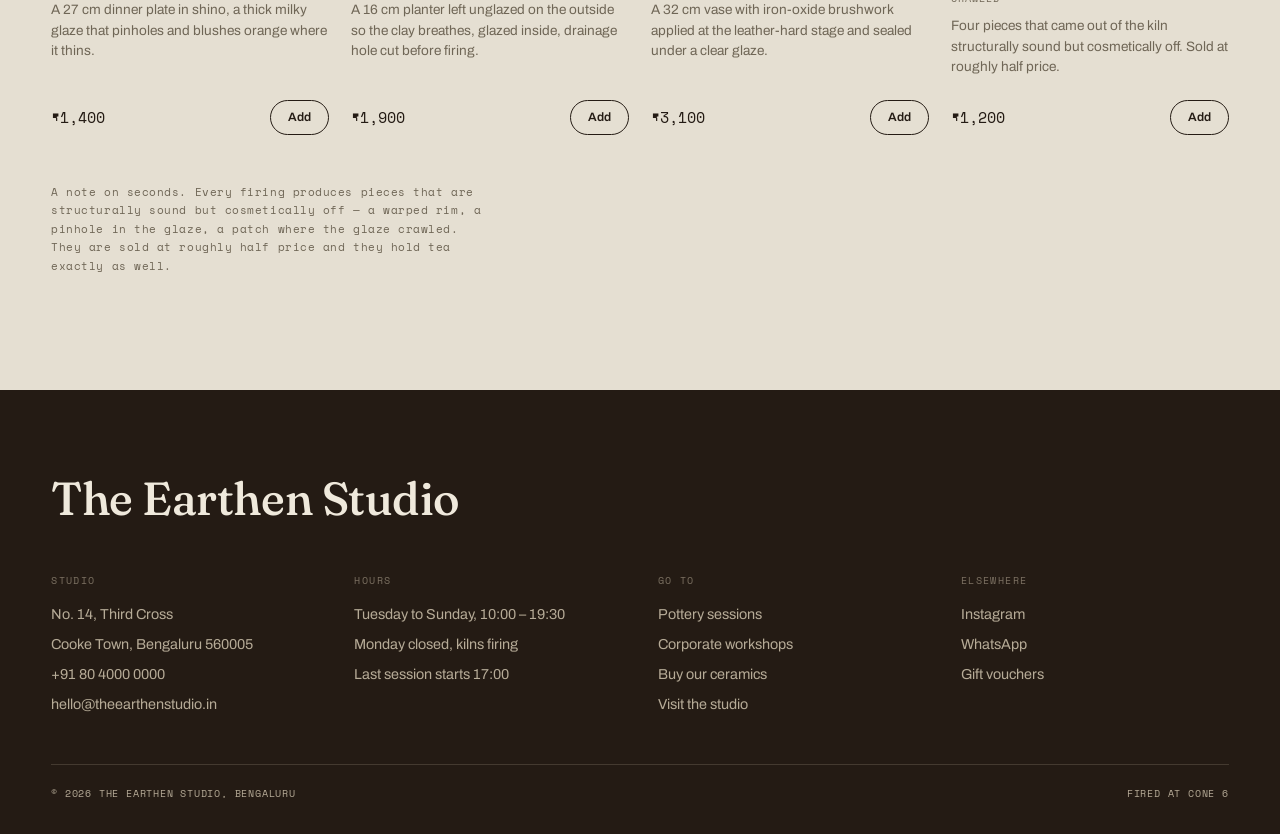
<file: TheEarthenStudio/shop.html>
<!DOCTYPE html>
<!-- The Earthen Studio — mock website produced for an academic project. The business is fictional. -->
<html lang="en-IN">
<head>
<meta charset="utf-8">
<meta name="viewport" content="width=device-width, initial-scale=1">
<title>Buy Handmade Stoneware &amp; Ceramics | The Earthen Studio</title>
<meta name="description" content="Hand-thrown stoneware and porcelain from our own kilns in Bengaluru. Tumblers, bowls, plates, jugs and kiln seconds from ₹950. Free delivery over ₹3,000.">
<link rel="canonical" href="https://padmaa27-code.github.io/TheEarthenStudio/shop.html">
<meta name="robots" content="index, follow, max-image-preview:large, max-snippet:-1">
<meta name="author" content="The Earthen Studio">
<meta name="theme-color" content="#e5dfd2">
<meta name="geo.region" content="IN-KA">
<meta name="geo.placename" content="Bengaluru">

<meta property="og:type" content="website">
<meta property="og:site_name" content="The Earthen Studio">
<meta property="og:locale" content="en_IN">
<meta property="og:url" content="https://padmaa27-code.github.io/TheEarthenStudio/shop.html">
<meta property="og:title" content="Buy Handmade Stoneware &amp; Ceramics | The Earthen Studio">
<meta property="og:description" content="Hand-thrown stoneware and porcelain from our own kilns in Bengaluru. Tumblers, bowls, plates, jugs and kiln seconds from ₹950. Free delivery over ₹3,000.">
<meta property="og:image" content="https://padmaa27-code.github.io/TheEarthenStudio/og-cover.png">
<meta property="og:image:width" content="1200">
<meta property="og:image:height" content="630">
<meta property="og:image:alt" content="The Earthen Studio — a wheel-throwing pottery studio in Bengaluru">
<meta name="twitter:card" content="summary_large_image">
<meta name="twitter:title" content="Buy Handmade Stoneware &amp; Ceramics | The Earthen Studio">
<meta name="twitter:description" content="Hand-thrown stoneware and porcelain from our own kilns in Bengaluru. Tumblers, bowls, plates, jugs and kiln seconds from ₹950. Free delivery over ₹3,000.">
<meta name="twitter:image" content="https://padmaa27-code.github.io/TheEarthenStudio/og-cover.png">

<link rel="icon" href="favicon.svg" type="image/svg+xml">
<link rel="manifest" href="site.webmanifest">
<link rel="preconnect" href="https://fonts.googleapis.com">
<link rel="preconnect" href="https://fonts.gstatic.com" crossorigin>
<link rel="preload" as="style" href="https://fonts.googleapis.com/css2?family=Archivo:wght@400;500;600;700&family=Fraunces:opsz,wght@9..144,300..700&family=Space+Mono:wght@400;700&display=swap">
<link rel="stylesheet" href="https://fonts.googleapis.com/css2?family=Archivo:wght@400;500;600;700&family=Fraunces:opsz,wght@9..144,300..700&family=Space+Mono:wght@400;700&display=swap">
<link rel="stylesheet" href="styles.css">
<script>document.documentElement.className+=" js";</script>
<script src="main.js" defer></script>
<script type="application/ld+json">{"@context":"https://schema.org","@type":"BreadcrumbList","itemListElement":[{"@type":"ListItem","position":1,"name":"Home","item":"https://padmaa27-code.github.io/TheEarthenStudio/"},{"@type":"ListItem","position":2,"name":"Shop","item":"https://padmaa27-code.github.io/TheEarthenStudio/shop.html"}]}</script>
<script type="application/ld+json">{"@context":"https://schema.org","@type":"ItemList","name":"Handmade ceramics from The Earthen Studio","itemListElement":[{"@type":"ListItem","position":1,"item":{"@type":"Product","name":"Tenmoku tumbler","description":"A 280 ml tumbler thrown in grogged stoneware and glazed in tenmoku, a dark iron glaze that breaks to rust at the rim.","image":"https://padmaa27-code.github.io/TheEarthenStudio/images/tumbler.svg","material":"Stoneware","brand":{"@type":"Brand","name":"The Earthen Studio"},"offers":{"@type":"Offer","price":"950","priceCurrency":"INR","url":"https://padmaa27-code.github.io/TheEarthenStudio/shop.html","availability":"https://schema.org/InStock","itemCondition":"https://schema.org/NewCondition","seller":{"@id":"https://padmaa27-code.github.io/TheEarthenStudio/#studio"}}}},{"@type":"ListItem","position":2,"item":{"@type":"Product","name":"Ash-glazed serving bowl","description":"A 24 cm serving bowl in an ash glaze that pools green in the well and runs pale at the rim.","image":"https://padmaa27-code.github.io/TheEarthenStudio/images/bowl.svg","material":"Stoneware","brand":{"@type":"Brand","name":"The Earthen Studio"},"offers":{"@type":"Offer","price":"2600","priceCurrency":"INR","url":"https://padmaa27-code.github.io/TheEarthenStudio/shop.html","availability":"https://schema.org/InStock","itemCondition":"https://schema.org/NewCondition","seller":{"@id":"https://padmaa27-code.github.io/TheEarthenStudio/#studio"}}}},{"@type":"ListItem","position":3,"item":{"@type":"Product","name":"Celadon cups, pair","description":"A pair of 150 ml porcelain cups in celadon, a pale glaze that deepens where it gathers in the throwing rings.","image":"https://padmaa27-code.github.io/TheEarthenStudio/images/cups.svg","material":"Stoneware","brand":{"@type":"Brand","name":"The Earthen Studio"},"offers":{"@type":"Offer","price":"1750","priceCurrency":"INR","url":"https://padmaa27-code.github.io/TheEarthenStudio/shop.html","availability":"https://schema.org/InStock","itemCondition":"https://schema.org/NewCondition","seller":{"@id":"https://padmaa27-code.github.io/TheEarthenStudio/#studio"}}}},{"@type":"ListItem","position":4,"item":{"@type":"Product","name":"Speckled stoneware jug","description":"A 900 ml jug in speckled stoneware with a pulled handle and a spout cut by hand while the clay was soft.","image":"https://padmaa27-code.github.io/TheEarthenStudio/images/jug.svg","material":"Stoneware","brand":{"@type":"Brand","name":"The Earthen Studio"},"offers":{"@type":"Offer","price":"2200","priceCurrency":"INR","url":"https://padmaa27-code.github.io/TheEarthenStudio/shop.html","availability":"https://schema.org/InStock","itemCondition":"https://schema.org/NewCondition","seller":{"@id":"https://padmaa27-code.github.io/TheEarthenStudio/#studio"}}}},{"@type":"ListItem","position":5,"item":{"@type":"Product","name":"Shino dinner plate","description":"A 27 cm dinner plate in shino, a thick milky glaze that pinholes and blushes orange where it thins.","image":"https://padmaa27-code.github.io/TheEarthenStudio/images/plate.svg","material":"Stoneware","brand":{"@type":"Brand","name":"The Earthen Studio"},"offers":{"@type":"Offer","price":"1400","priceCurrency":"INR","url":"https://padmaa27-code.github.io/TheEarthenStudio/shop.html","availability":"https://schema.org/InStock","itemCondition":"https://schema.org/NewCondition","seller":{"@id":"https://padmaa27-code.github.io/TheEarthenStudio/#studio"}}}},{"@type":"ListItem","position":6,"item":{"@type":"Product","name":"Kiln-shelf planter","description":"A 16 cm planter left unglazed on the outside so the clay breathes, glazed inside, drainage hole cut before firing.","image":"https://padmaa27-code.github.io/TheEarthenStudio/images/planter.svg","material":"Stoneware","brand":{"@type":"Brand","name":"The Earthen Studio"},"offers":{"@type":"Offer","price":"1900","priceCurrency":"INR","url":"https://padmaa27-code.github.io/TheEarthenStudio/shop.html","availability":"https://schema.org/InStock","itemCondition":"https://schema.org/NewCondition","seller":{"@id":"https://padmaa27-code.github.io/TheEarthenStudio/#studio"}}}},{"@type":"ListItem","position":7,"item":{"@type":"Product","name":"Iron-oxide vase","description":"A 32 cm vase with iron-oxide brushwork applied at the leather-hard stage and sealed under a clear glaze.","image":"https://padmaa27-code.github.io/TheEarthenStudio/images/vase.svg","material":"Stoneware","brand":{"@type":"Brand","name":"The Earthen Studio"},"offers":{"@type":"Offer","price":"3100","priceCurrency":"INR","url":"https://padmaa27-code.github.io/TheEarthenStudio/shop.html","availability":"https://schema.org/InStock","itemCondition":"https://schema.org/NewCondition","seller":{"@id":"https://padmaa27-code.github.io/TheEarthenStudio/#studio"}}}},{"@type":"ListItem","position":8,"item":{"@type":"Product","name":"Seconds box","description":"Four pieces that came out of the kiln structurally sound but cosmetically off. Sold at roughly half price.","image":"https://padmaa27-code.github.io/TheEarthenStudio/images/seconds.svg","material":"Stoneware","brand":{"@type":"Brand","name":"The Earthen Studio"},"offers":{"@type":"Offer","price":"1200","priceCurrency":"INR","url":"https://padmaa27-code.github.io/TheEarthenStudio/shop.html","availability":"https://schema.org/InStock","itemCondition":"https://schema.org/NewCondition","seller":{"@id":"https://padmaa27-code.github.io/TheEarthenStudio/#studio"}}}}]}</script>
</head>
<body>
<a class="skip" href="#main">Skip to content</a>
<header class="top">
  <div class="wide top__in">
    <a class="mark" href="index.html" aria-label="The Earthen Studio home">
      <svg class="mark__glyph" viewBox="0 0 24 24" aria-hidden="true" focusable="false"><circle cx="12" cy="12" r="11" fill="none" stroke="#241b14" stroke-width="1"/><circle cx="12" cy="12" r="7.5" fill="none" stroke="#241b14" stroke-width="1"/><circle cx="12" cy="12" r="4" fill="none" stroke="#a9542b" stroke-width="1.6"/></svg>
      <span><span class="mark__word">The Earthen Studio</span><span class="mark__sub">Wheel-throwing &middot; Bengaluru</span></span>
    </a>
    <nav class="nav" id="nav" aria-label="Primary"><a href="sessions.html">Sessions</a><a href="teams.html">For teams</a><a href="shop.html" aria-current="page">Shop</a><a href="visit.html">Visit</a></nav>
    <div class="top__cta">
      <button class="cartbtn" type="button" id="openCart">Crate <b id="cartCount">0</b></button>
      <button class="burger" type="button" aria-expanded="false" aria-controls="nav">Menu</button>
    </div>
  </div>
</header>
<main id="main">

<section class="band wide narrowtop" aria-labelledby="h1">
  <p class="tag">The shop</p>
  <h1 id="h1">Thrown here. Fired here. Sold here.</h1>
  <p class="lede">Everything below came off one of our own wheels and out of one of our own kilns.
    Glazes are mixed in small batches, so a bowl thrown in March and a bowl thrown in September
    will not match. That is how glaze works, and we are not going to pretend otherwise.</p>
</section>

<div class="kiln" aria-label="Shop terms"><div class="kiln__track" aria-hidden="false"><span class="kiln__item">Free delivery over <b>&#8377;3,000</b></span><span class="kiln__item">Packed in straw, dispatched in 5 working days</span><span class="kiln__item">Dishwasher safe &middot; microwave safe</span><span class="kiln__item">Every base is stamped</span><span class="kiln__item">Broken in transit? We replace it</span><span class="kiln__item">Free delivery over <b>&#8377;3,000</b></span><span class="kiln__item">Packed in straw, dispatched in 5 working days</span><span class="kiln__item">Dishwasher safe &middot; microwave safe</span><span class="kiln__item">Every base is stamped</span><span class="kiln__item">Broken in transit? We replace it</span></div></div>

<section class="band" aria-label="Products">
  <div class="wide">
    <div class="shopgrid">
      <article class="item" data-id="p1" data-name="Tenmoku tumbler" data-price="950">
        <figure class="shot shot--sq" data-shot="Tenmoku tumbler"><img src="images/tumbler.svg" alt="Illustration of a hand-thrown stoneware tumbler in a dark iron tenmoku glaze that breaks rust at the rim" width="1000" height="1000" loading="lazy" decoding="async"></figure>
        <h2 class="item__name">Tenmoku tumbler</h2>
        <p class="item__meta">Stoneware &middot; cone 6 &middot; 280 ml</p>
        <p class="item__desc">A 280 ml tumbler thrown in grogged stoneware and glazed in tenmoku, a dark iron glaze that breaks to rust at the rim.</p>
        <div class="item__foot">
          <span class="item__price">&#8377;950</span>
          <button type="button" class="add"><span class="add__l">Add</span><span class="sr"> Tenmoku tumbler to your crate</span></button>
        </div>
      </article>
      <article class="item" data-id="p2" data-name="Ash-glazed serving bowl" data-price="2600">
        <figure class="shot shot--sq" data-shot="Ash-glazed serving bowl"><img src="images/bowl.svg" alt="Illustration of a wide hand-thrown serving bowl in a wood-ash glaze pooling green in the well" width="1000" height="1000" loading="lazy" decoding="async"></figure>
        <h2 class="item__name">Ash-glazed serving bowl</h2>
        <p class="item__meta">Stoneware &middot; cone 6 &middot; 24 cm</p>
        <p class="item__desc">A 24 cm serving bowl in an ash glaze that pools green in the well and runs pale at the rim.</p>
        <div class="item__foot">
          <span class="item__price">&#8377;2,600</span>
          <button type="button" class="add"><span class="add__l">Add</span><span class="sr"> Ash-glazed serving bowl to your crate</span></button>
        </div>
      </article>
      <article class="item" data-id="p3" data-name="Celadon cups, pair" data-price="1750">
        <figure class="shot shot--sq" data-shot="Celadon cups, pair"><img src="images/cups.svg" alt="Illustration of two hand-thrown porcelain cups in a pale green celadon glaze" width="1000" height="1000" loading="lazy" decoding="async"></figure>
        <h2 class="item__name">Celadon cups, pair</h2>
        <p class="item__meta">Porcelain &middot; cone 6 &middot; 150 ml</p>
        <p class="item__desc">A pair of 150 ml porcelain cups in celadon, a pale glaze that deepens where it gathers in the throwing rings.</p>
        <div class="item__foot">
          <span class="item__price">&#8377;1,750</span>
          <button type="button" class="add"><span class="add__l">Add</span><span class="sr"> Celadon cups, pair to your crate</span></button>
        </div>
      </article>
      <article class="item" data-id="p4" data-name="Speckled stoneware jug" data-price="2200">
        <figure class="shot shot--sq" data-shot="Speckled stoneware jug"><img src="images/jug.svg" alt="Illustration of a speckled stoneware jug with a pulled handle and a hand-cut spout" width="1000" height="1000" loading="lazy" decoding="async"></figure>
        <h2 class="item__name">Speckled stoneware jug</h2>
        <p class="item__meta">Stoneware &middot; cone 6 &middot; 900 ml</p>
        <p class="item__desc">A 900 ml jug in speckled stoneware with a pulled handle and a spout cut by hand while the clay was soft.</p>
        <div class="item__foot">
          <span class="item__price">&#8377;2,200</span>
          <button type="button" class="add"><span class="add__l">Add</span><span class="sr"> Speckled stoneware jug to your crate</span></button>
        </div>
      </article>
      <article class="item" data-id="p5" data-name="Shino dinner plate" data-price="1400">
        <figure class="shot shot--sq" data-shot="Shino dinner plate"><img src="images/plate.svg" alt="Illustration of a hand-thrown dinner plate in a milky shino glaze blushing orange at the rim" width="1000" height="1000" loading="lazy" decoding="async"></figure>
        <h2 class="item__name">Shino dinner plate</h2>
        <p class="item__meta">Stoneware &middot; cone 6 &middot; 27 cm</p>
        <p class="item__desc">A 27 cm dinner plate in shino, a thick milky glaze that pinholes and blushes orange where it thins.</p>
        <div class="item__foot">
          <span class="item__price">&#8377;1,400</span>
          <button type="button" class="add"><span class="add__l">Add</span><span class="sr"> Shino dinner plate to your crate</span></button>
        </div>
      </article>
      <article class="item" data-id="p6" data-name="Kiln-shelf planter" data-price="1900">
        <figure class="shot shot--sq" data-shot="Kiln-shelf planter"><img src="images/planter.svg" alt="Illustration of a stoneware planter left unglazed outside, glazed dark inside, with a drainage hole" width="1000" height="1000" loading="lazy" decoding="async"></figure>
        <h2 class="item__name">Kiln-shelf planter</h2>
        <p class="item__meta">Unglazed outside &middot; drainage hole &middot; 16 cm</p>
        <p class="item__desc">A 16 cm planter left unglazed on the outside so the clay breathes, glazed inside, drainage hole cut before firing.</p>
        <div class="item__foot">
          <span class="item__price">&#8377;1,900</span>
          <button type="button" class="add"><span class="add__l">Add</span><span class="sr"> Kiln-shelf planter to your crate</span></button>
        </div>
      </article>
      <article class="item" data-id="p7" data-name="Iron-oxide vase" data-price="3100">
        <figure class="shot shot--sq" data-shot="Iron-oxide vase"><img src="images/vase.svg" alt="Illustration of a tall stoneware vase with dark iron-oxide brushwork under a clear glaze" width="1000" height="1000" loading="lazy" decoding="async"></figure>
        <h2 class="item__name">Iron-oxide vase</h2>
        <p class="item__meta">Stoneware &middot; brushed decoration &middot; 32 cm</p>
        <p class="item__desc">A 32 cm vase with iron-oxide brushwork applied at the leather-hard stage and sealed under a clear glaze.</p>
        <div class="item__foot">
          <span class="item__price">&#8377;3,100</span>
          <button type="button" class="add"><span class="add__l">Add</span><span class="sr"> Iron-oxide vase to your crate</span></button>
        </div>
      </article>
      <article class="item" data-id="p8" data-name="Seconds box" data-price="1200">
        <figure class="shot shot--sq" data-shot="Seconds box"><img src="images/seconds.svg" alt="Illustration of four kiln seconds with warped rims, pinholes and a crawled patch of glaze" width="1000" height="1000" loading="lazy" decoding="async"></figure>
        <h2 class="item__name">Seconds box</h2>
        <p class="item__meta">Four pieces &middot; warped, pinholed or crawled</p>
        <p class="item__desc">Four pieces that came out of the kiln structurally sound but cosmetically off. Sold at roughly half price.</p>
        <div class="item__foot">
          <span class="item__price">&#8377;1,200</span>
          <button type="button" class="add"><span class="add__l">Add</span><span class="sr"> Seconds box to your crate</span></button>
        </div>
      </article>
    </div>
    <p class="note wide-note">A note on seconds. Every firing produces pieces that are structurally
      sound but cosmetically off &mdash; a warped rim, a pinhole in the glaze, a patch where the
      glaze crawled. They are sold at roughly half price and they hold tea exactly as well.</p>
  </div>
</section>

<div class="scrim" id="scrim"></div>

<aside class="drawer" id="drawer" aria-label="Your crate" aria-hidden="true" inert>
  <div class="drawer__top">
    <h2>Your crate</h2>
    <button type="button" class="x" id="closeCart">Close</button>
  </div>
  <div class="drawer__body" id="cartBody"></div>
  <div class="drawer__foot" id="cartFoot"></div>
</aside>

<div class="modal" id="checkout" role="dialog" aria-modal="true" aria-label="Checkout">
  <div class="modal__card">
    <div id="checkoutForm">
      <p class="tag">Checkout</p>
      <h2 class="modal__h">Where should the crate go?</h2>
      <div class="row2">
        <div class="field"><label for="c-name">Name</label><input id="c-name" name="name" type="text" autocomplete="name" placeholder="Full name"></div>
        <div class="field"><label for="c-phone">Phone</label><input id="c-phone" name="phone" type="tel" autocomplete="tel" placeholder="+91"></div>
      </div>
      <div class="field"><label for="c-addr">Delivery address</label><textarea id="c-addr" name="address" autocomplete="street-address" class="short" placeholder="Flat, street, area"></textarea></div>
      <div class="row2">
        <div class="field"><label for="c-city">City</label><input id="c-city" name="city" type="text" autocomplete="address-level2" placeholder="Bengaluru"></div>
        <div class="field"><label for="c-pin">PIN code</label><input id="c-pin" name="postcode" type="text" inputmode="numeric" autocomplete="postal-code" placeholder="560005"></div>
      </div>
      <div class="field"><label for="c-pay">Payment</label>
        <select id="c-pay" name="payment"><option>UPI</option><option>Card</option><option>Net banking</option><option>Cash on delivery</option></select></div>
      <div class="totalrow"><span class="data">Total to pay</span><span class="data total" id="checkoutTotal">&#8377;0</span></div>
      <p class="actions"><button type="button" class="btn" id="placeOrder">Place order</button>
        <button type="button" class="btn btn--ghost" data-modal-close>Keep looking</button></p>
      <p class="note">Demonstration checkout. No payment is taken and no details are stored.</p>
    </div>
    <div id="orderDone" hidden>
      <p class="tag">Order placed</p>
      <h2 class="modal__h">Packed in straw by Friday.</h2>
      <p>Your order number is <span class="data accent" id="orderNo"></span>. We send a photograph
        of the packed crate before it leaves, so you know what should arrive and in what condition.</p>
      <p class="actions"><button type="button" class="btn" data-modal-close>Done</button></p>
    </div>
  </div>
</div>
</main>
<footer class="foot">
  <div class="wide">
    <p class="foot__mark">The Earthen Studio</p>
    <div class="foot__grid">
      <div>
        <h2 class="foot__h">Studio</h2>
        <ul>
          <li>No. 14, Third Cross</li>
          <li>Cooke Town, Bengaluru 560005</li>
          <li><a href="tel:+918040000000">+91 80 4000 0000</a></li>
          <li><a href="mailto:hello@theearthenstudio.in">hello@theearthenstudio.in</a></li>
        </ul>
      </div>
      <div>
        <h2 class="foot__h">Hours</h2>
        <ul>
          <li>Tuesday to Sunday, 10:00 &ndash; 19:30</li>
          <li>Monday closed, kilns firing</li>
          <li>Last session starts 17:00</li>
        </ul>
      </div>
      <div>
        <h2 class="foot__h">Go to</h2>
        <ul>
          <li><a href="sessions.html">Pottery sessions</a></li>
          <li><a href="teams.html">Corporate workshops</a></li>
          <li><a href="shop.html">Buy our ceramics</a></li>
          <li><a href="visit.html">Visit the studio</a></li>
        </ul>
      </div>
      <div>
        <h2 class="foot__h">Elsewhere</h2>
        <ul>
          <li><a href="#">Instagram</a></li>
          <li><a href="#">WhatsApp</a></li>
          <li><a href="#">Gift vouchers</a></li>
        </ul>
      </div>
    </div>
    <div class="foot__base">
      <span>&copy; 2026 The Earthen Studio, Bengaluru</span>
      <span>Fired at cone 6</span>
    </div>
  </div>
</footer>
</body>
</html>
</file>
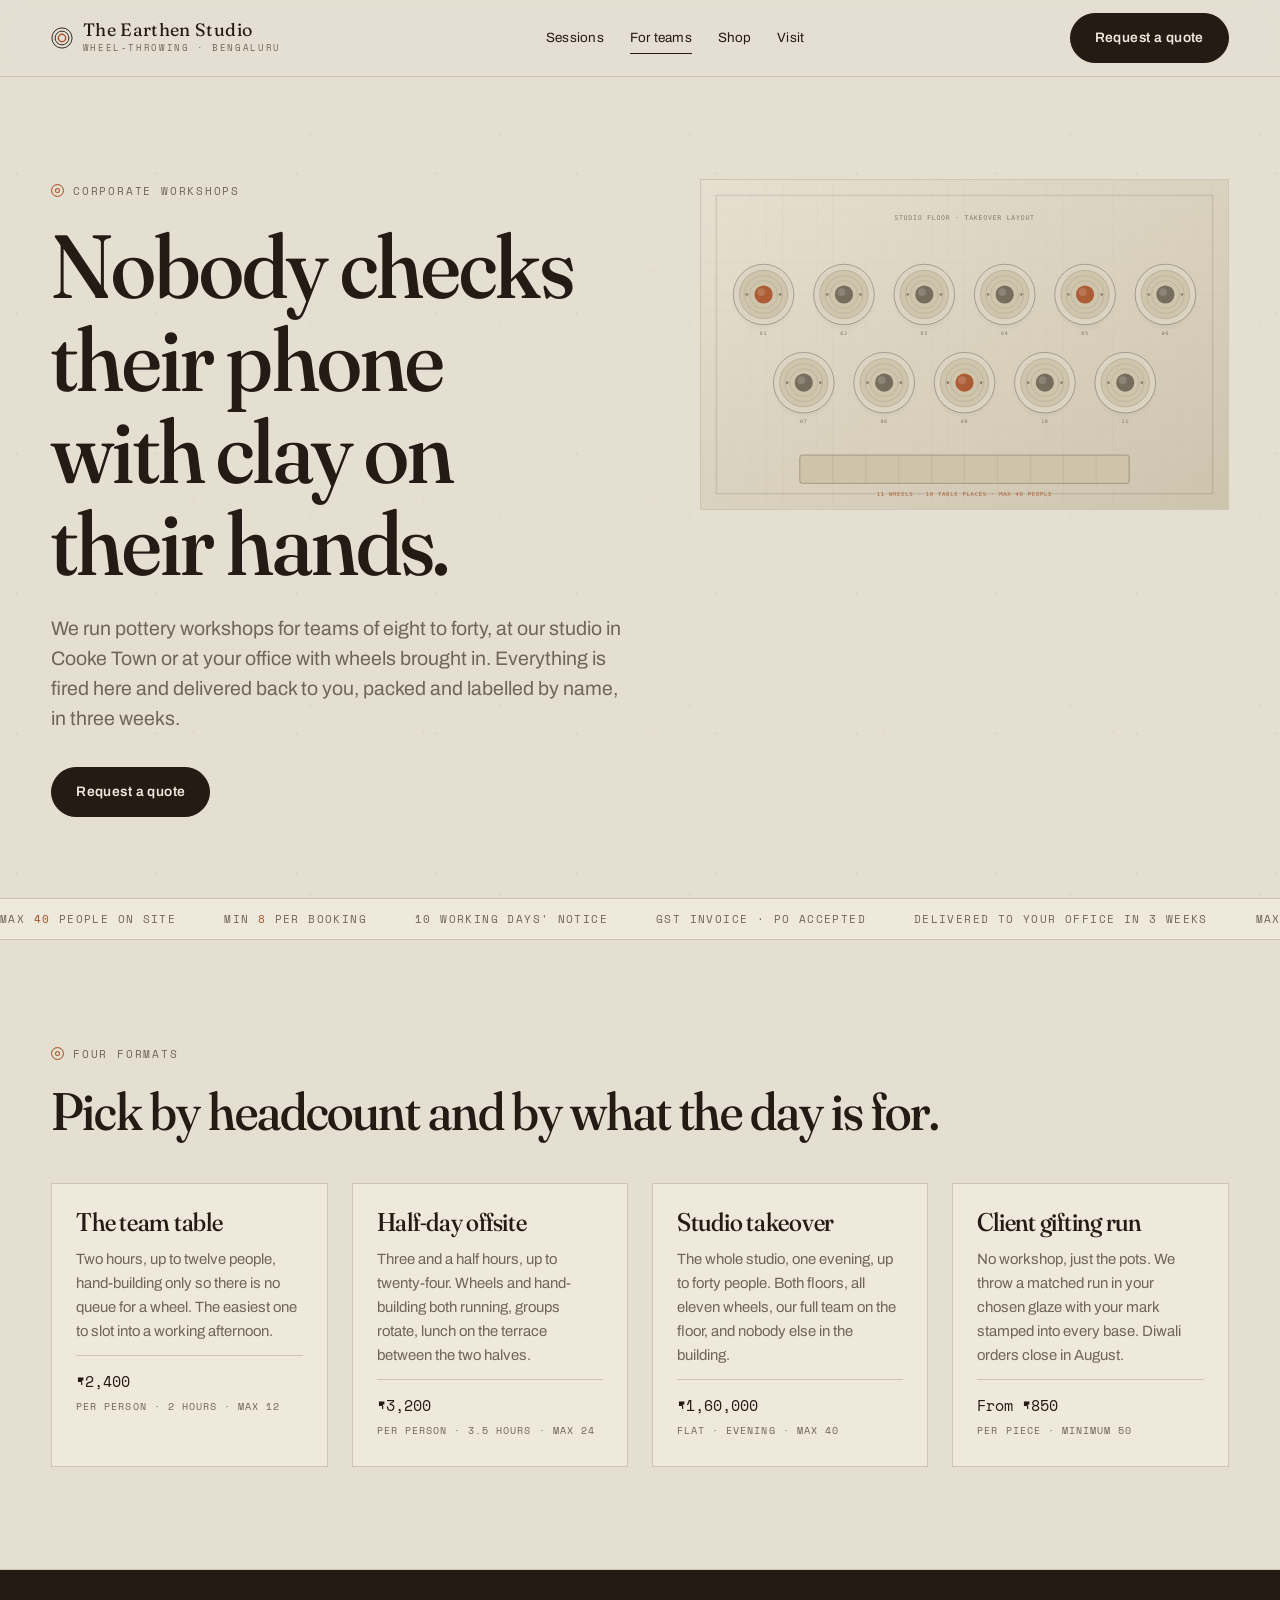
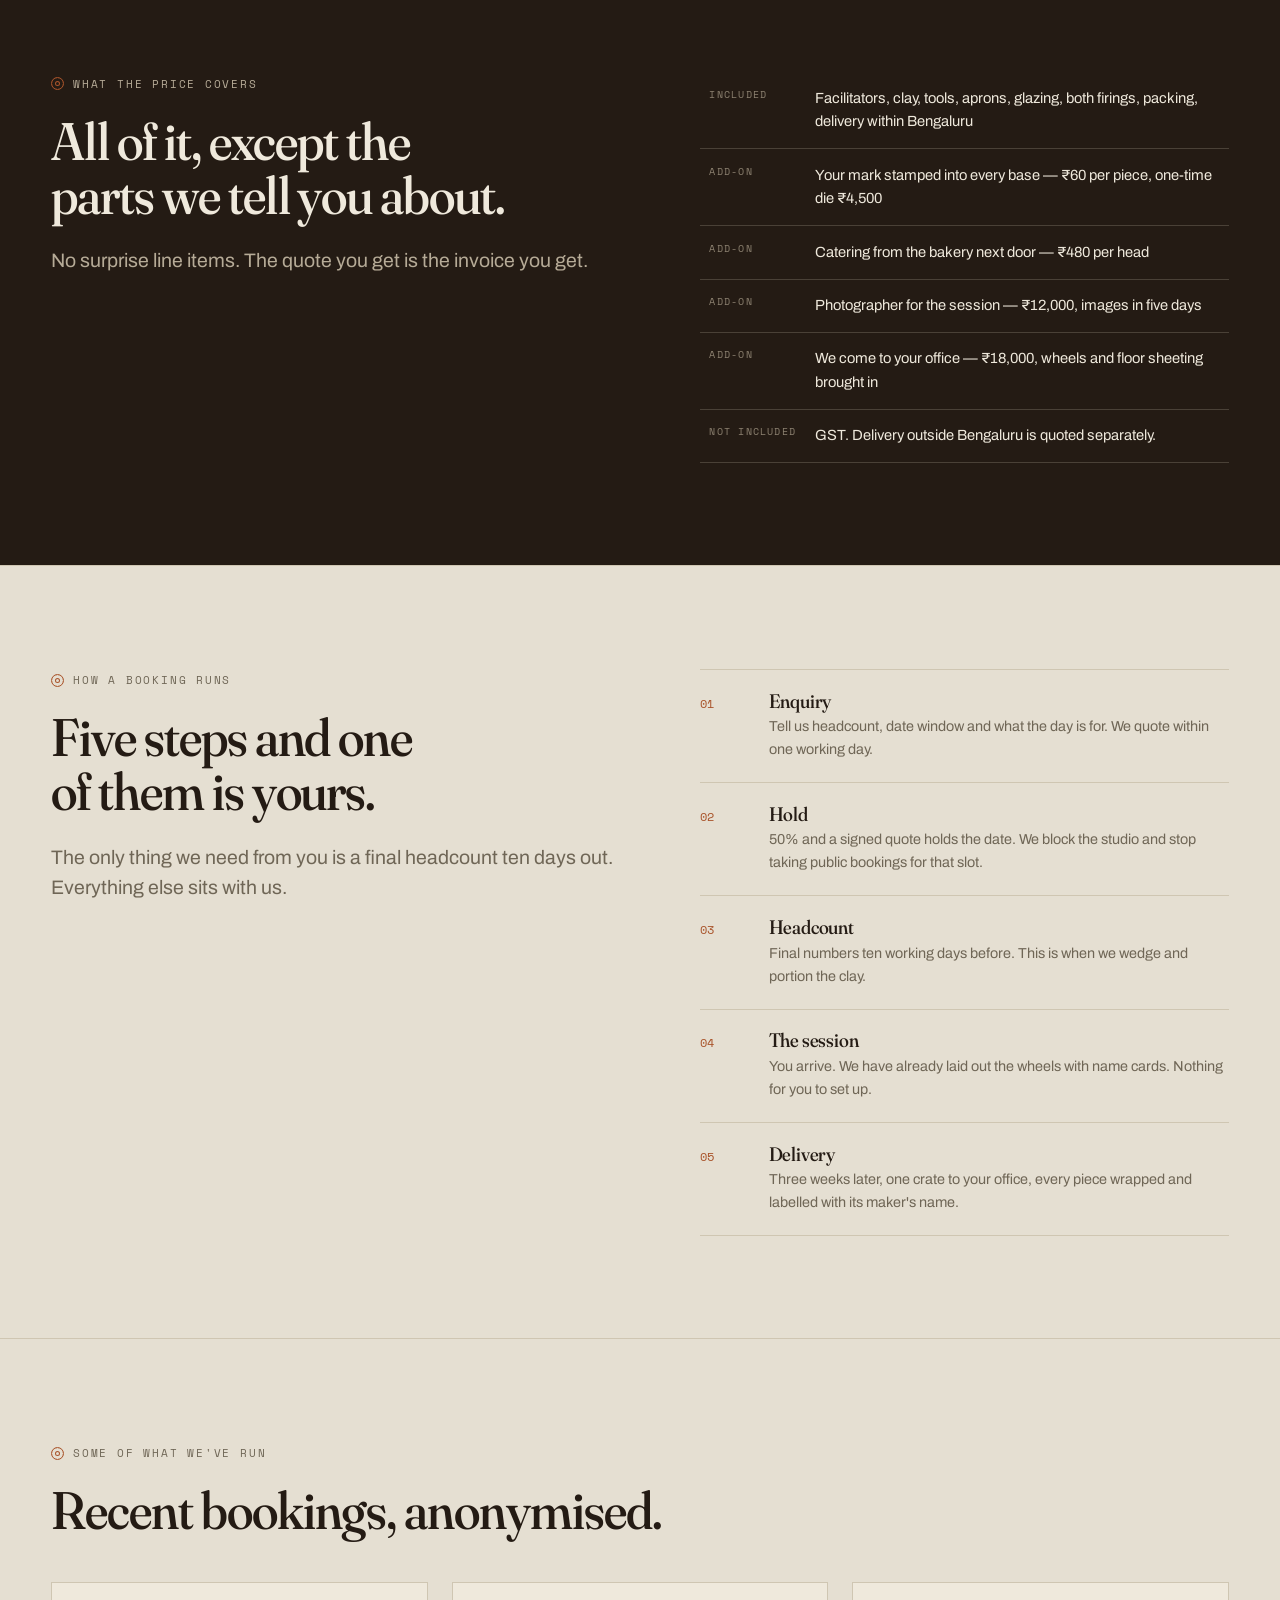
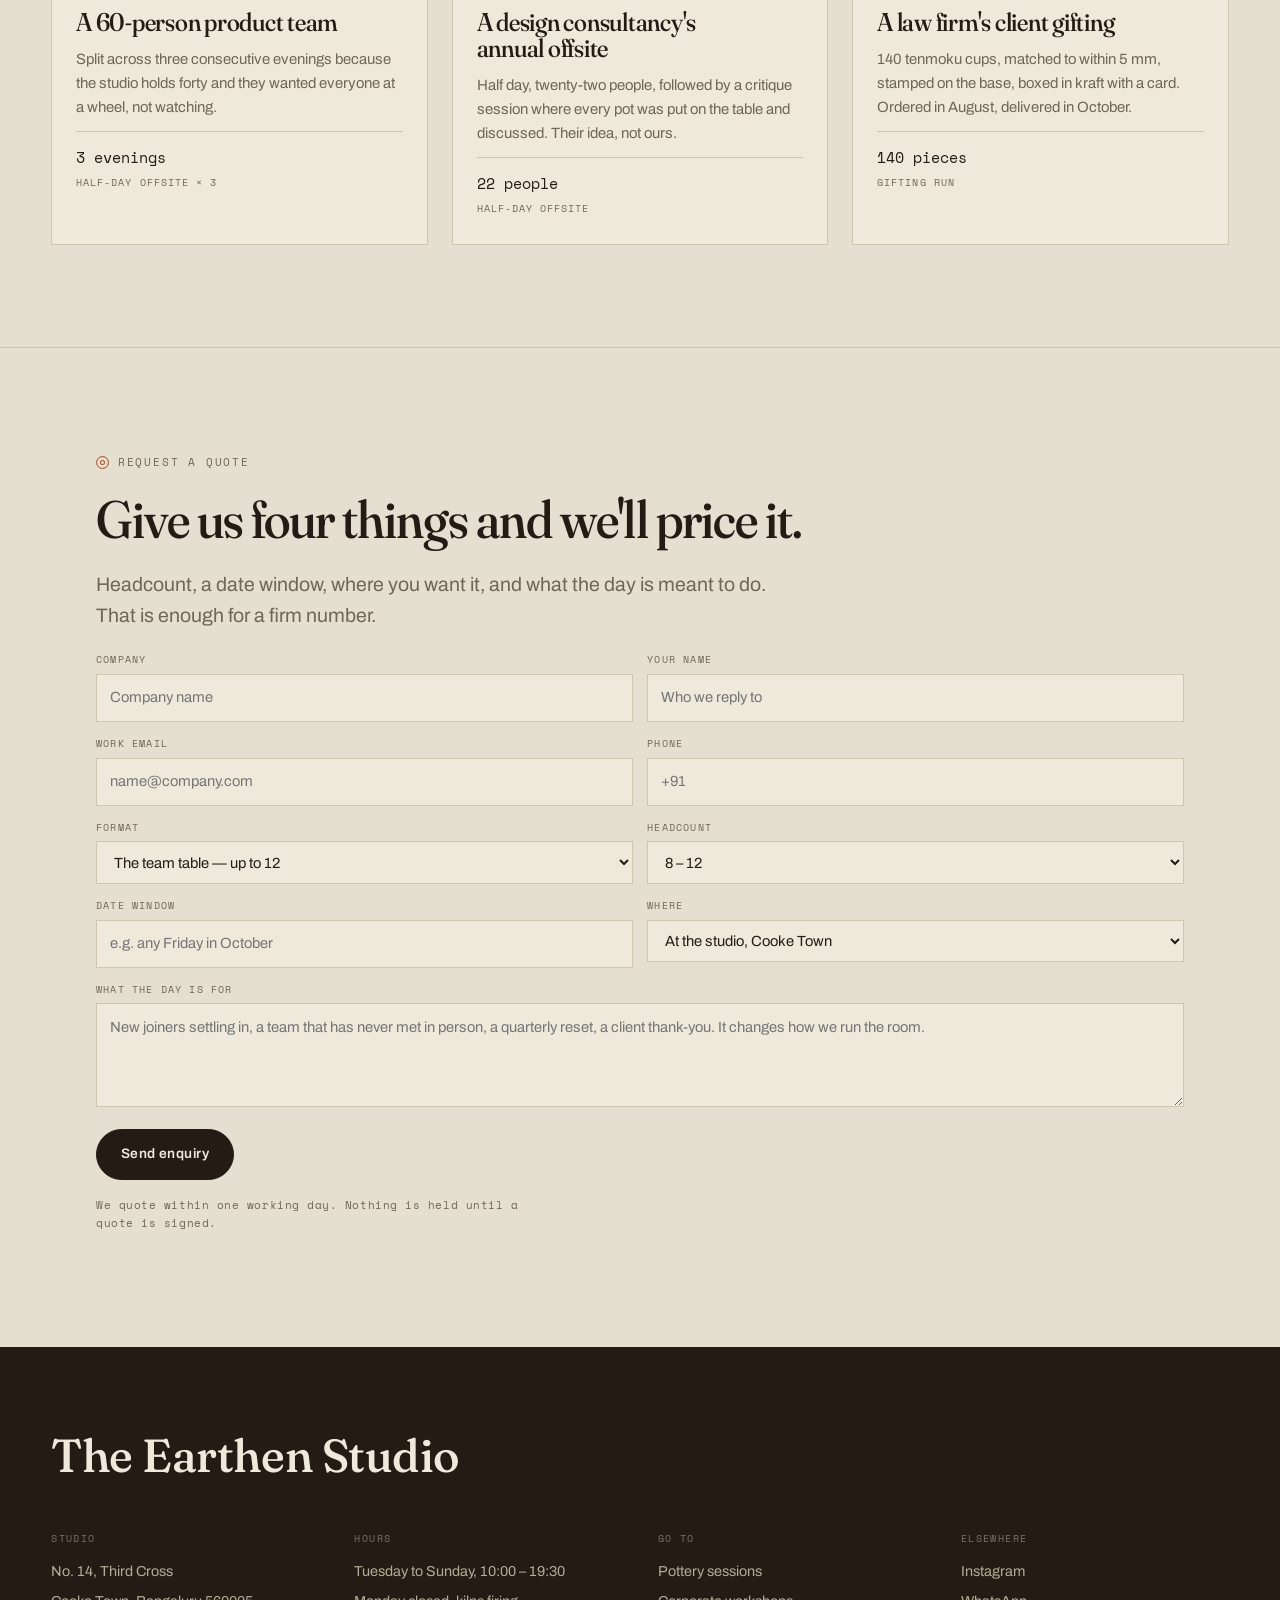
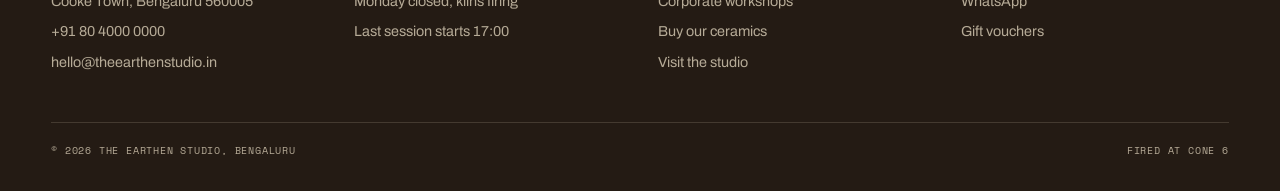
<file: TheEarthenStudio/teams.html>
<!DOCTYPE html>
<!-- The Earthen Studio — mock website produced for an academic project. The business is fictional. -->
<html lang="en-IN">
<head>
<meta charset="utf-8">
<meta name="viewport" content="width=device-width, initial-scale=1">
<title>Corporate Pottery Workshops in Bengaluru | The Earthen Studio</title>
<meta name="description" content="Team offsites, team tables, studio takeovers and client gifting runs for 8 to 40 people. From ₹2,400 per head, fired and delivered to your office.">
<link rel="canonical" href="https://padmaa27-code.github.io/TheEarthenStudio/teams.html">
<meta name="robots" content="index, follow, max-image-preview:large, max-snippet:-1">
<meta name="author" content="The Earthen Studio">
<meta name="theme-color" content="#e5dfd2">
<meta name="geo.region" content="IN-KA">
<meta name="geo.placename" content="Bengaluru">

<meta property="og:type" content="website">
<meta property="og:site_name" content="The Earthen Studio">
<meta property="og:locale" content="en_IN">
<meta property="og:url" content="https://padmaa27-code.github.io/TheEarthenStudio/teams.html">
<meta property="og:title" content="Corporate Pottery Workshops in Bengaluru | The Earthen Studio">
<meta property="og:description" content="Team offsites, team tables, studio takeovers and client gifting runs for 8 to 40 people. From ₹2,400 per head, fired and delivered to your office.">
<meta property="og:image" content="https://padmaa27-code.github.io/TheEarthenStudio/og-cover.png">
<meta property="og:image:width" content="1200">
<meta property="og:image:height" content="630">
<meta property="og:image:alt" content="The Earthen Studio — a wheel-throwing pottery studio in Bengaluru">
<meta name="twitter:card" content="summary_large_image">
<meta name="twitter:title" content="Corporate Pottery Workshops in Bengaluru | The Earthen Studio">
<meta name="twitter:description" content="Team offsites, team tables, studio takeovers and client gifting runs for 8 to 40 people. From ₹2,400 per head, fired and delivered to your office.">
<meta name="twitter:image" content="https://padmaa27-code.github.io/TheEarthenStudio/og-cover.png">

<link rel="icon" href="favicon.svg" type="image/svg+xml">
<link rel="manifest" href="site.webmanifest">
<link rel="preconnect" href="https://fonts.googleapis.com">
<link rel="preconnect" href="https://fonts.gstatic.com" crossorigin>
<link rel="preload" as="style" href="https://fonts.googleapis.com/css2?family=Archivo:wght@400;500;600;700&family=Fraunces:opsz,wght@9..144,300..700&family=Space+Mono:wght@400;700&display=swap">
<link rel="stylesheet" href="https://fonts.googleapis.com/css2?family=Archivo:wght@400;500;600;700&family=Fraunces:opsz,wght@9..144,300..700&family=Space+Mono:wght@400;700&display=swap">
<link rel="stylesheet" href="styles.css">
<script>document.documentElement.className+=" js";</script>
<script src="main.js" defer></script>
<script type="application/ld+json">{"@context":"https://schema.org","@type":"BreadcrumbList","itemListElement":[{"@type":"ListItem","position":1,"name":"Home","item":"https://padmaa27-code.github.io/TheEarthenStudio/"},{"@type":"ListItem","position":2,"name":"For teams","item":"https://padmaa27-code.github.io/TheEarthenStudio/teams.html"}]}</script>
<script type="application/ld+json">{"@context":"https://schema.org","@type":"Service","serviceType":"Corporate pottery workshop","name":"Corporate pottery workshop","description":"Hand-building and wheel-throwing workshops for company teams of eight to forty people, at the studio or at your office.","provider":{"@id":"https://padmaa27-code.github.io/TheEarthenStudio/#studio"},"areaServed":{"@type":"City","name":"Bengaluru"},"url":"https://padmaa27-code.github.io/TheEarthenStudio/teams.html","offers":{"@type":"Offer","price":"2400","priceCurrency":"INR","availability":"https://schema.org/InStock","description":"From, per person"}}</script>
<script type="application/ld+json">{"@context":"https://schema.org","@type":"Service","serviceType":"Corporate gifting run","name":"Corporate gifting run","description":"A matched run of hand-thrown stoneware in your chosen glaze, stamped with your mark on every base.","provider":{"@id":"https://padmaa27-code.github.io/TheEarthenStudio/#studio"},"areaServed":{"@type":"City","name":"Bengaluru"},"url":"https://padmaa27-code.github.io/TheEarthenStudio/teams.html","offers":{"@type":"Offer","price":"850","priceCurrency":"INR","availability":"https://schema.org/InStock","description":"From, per piece, minimum 50"}}</script>
</head>
<body>
<a class="skip" href="#main">Skip to content</a>
<header class="top">
  <div class="wide top__in">
    <a class="mark" href="index.html" aria-label="The Earthen Studio home">
      <svg class="mark__glyph" viewBox="0 0 24 24" aria-hidden="true" focusable="false"><circle cx="12" cy="12" r="11" fill="none" stroke="#241b14" stroke-width="1"/><circle cx="12" cy="12" r="7.5" fill="none" stroke="#241b14" stroke-width="1"/><circle cx="12" cy="12" r="4" fill="none" stroke="#a9542b" stroke-width="1.6"/></svg>
      <span><span class="mark__word">The Earthen Studio</span><span class="mark__sub">Wheel-throwing &middot; Bengaluru</span></span>
    </a>
    <nav class="nav" id="nav" aria-label="Primary"><a href="sessions.html">Sessions</a><a href="teams.html" aria-current="page">For teams</a><a href="shop.html">Shop</a><a href="visit.html">Visit</a></nav>
    <div class="top__cta">
      <a class="btn" href="#enquire">Request a quote</a>
      <button class="burger" type="button" aria-expanded="false" aria-controls="nav">Menu</button>
    </div>
  </div>
</header>
<main id="main">

<section class="band wide split narrowtop" aria-labelledby="h1">
  <div>
    <p class="tag">Corporate workshops</p>
    <h1 id="h1">Nobody checks their phone with clay on their hands.</h1>
    <p class="lede">We run pottery workshops for teams of eight to forty, at our studio in Cooke
      Town or at your office with wheels brought in. Everything is fired here and delivered back to
      you, packed and labelled by name, in three weeks.</p>
    <p class="actions"><a class="btn" href="#enquire">Request a quote</a></p>
  </div>
  <figure class="shot shot--wide" data-shot="Studio floor, takeover layout"><img src="images/offsite.svg" alt="Plan drawing of the studio floor showing eleven wheels and the long table laid out for a takeover" width="1600" height="1000" loading="lazy" decoding="async"></figure>
</section>

<div class="kiln" aria-label="Capacity and terms"><div class="kiln__track" aria-hidden="false"><span class="kiln__item">Max <b>40</b> people on site</span><span class="kiln__item">Min <b>8</b> per booking</span><span class="kiln__item">10 working days' notice</span><span class="kiln__item">GST invoice &middot; PO accepted</span><span class="kiln__item">Delivered to your office in 3 weeks</span><span class="kiln__item">Max <b>40</b> people on site</span><span class="kiln__item">Min <b>8</b> per booking</span><span class="kiln__item">10 working days' notice</span><span class="kiln__item">GST invoice &middot; PO accepted</span><span class="kiln__item">Delivered to your office in 3 weeks</span></div></div>

<section class="band" aria-labelledby="h-formats">
  <div class="wide rise">
    <p class="tag">Four formats</p>
    <h2 id="h-formats">Pick by headcount and by what the day is for.</h2>
    <div class="grid">
      <article class="card">
        <h3>The team table</h3>
        <p>Two hours, up to twelve people, hand-building only so there is no queue for a wheel.
          The easiest one to slot into a working afternoon.</p>
        <p class="card__price">&#8377;2,400 <span>per person &middot; 2 hours &middot; max 12</span></p>
      </article>
      <article class="card">
        <h3>Half-day offsite</h3>
        <p>Three and a half hours, up to twenty-four. Wheels and hand-building both running,
          groups rotate, lunch on the terrace between the two halves.</p>
        <p class="card__price">&#8377;3,200 <span>per person &middot; 3.5 hours &middot; max 24</span></p>
      </article>
      <article class="card">
        <h3>Studio takeover</h3>
        <p>The whole studio, one evening, up to forty people. Both floors, all eleven wheels, our
          full team on the floor, and nobody else in the building.</p>
        <p class="card__price">&#8377;1,60,000 <span>flat &middot; evening &middot; max 40</span></p>
      </article>
      <article class="card">
        <h3>Client gifting run</h3>
        <p>No workshop, just the pots. We throw a matched run in your chosen glaze with your mark
          stamped into every base. Diwali orders close in August.</p>
        <p class="card__price">From &#8377;850 <span>per piece &middot; minimum 50</span></p>
      </article>
    </div>
  </div>
</section>

<section class="band band--dark" aria-labelledby="h-covers">
  <div class="wide split">
    <div>
      <p class="tag">What the price covers</p>
      <h2 id="h-covers">All of it, except the parts we tell you about.</h2>
      <p class="lede">No surprise line items. The quote you get is the invoice you get.</p>
    </div>
    <div>
      <table class="rate flush">
        <caption class="sr">What is included in a corporate workshop and what costs extra</caption>
        <tbody>
        <tr><th scope="row">Included</th><td>Facilitators, clay, tools, aprons, glazing, both firings, packing, delivery within Bengaluru</td></tr>
        <tr><th scope="row">Add-on</th><td>Your mark stamped into every base &mdash; &#8377;60 per piece, one-time die &#8377;4,500</td></tr>
        <tr><th scope="row">Add-on</th><td>Catering from the bakery next door &mdash; &#8377;480 per head</td></tr>
        <tr><th scope="row">Add-on</th><td>Photographer for the session &mdash; &#8377;12,000, images in five days</td></tr>
        <tr><th scope="row">Add-on</th><td>We come to your office &mdash; &#8377;18,000, wheels and floor sheeting brought in</td></tr>
        <tr><th scope="row">Not included</th><td>GST. Delivery outside Bengaluru is quoted separately.</td></tr>
        </tbody>
      </table>
    </div>
  </div>
</section>

<section class="band" aria-labelledby="h-runs">
  <div class="wide split rise">
    <div>
      <p class="tag">How a booking runs</p>
      <h2 id="h-runs">Five steps and one of them is yours.</h2>
      <p class="lede">The only thing we need from you is a final headcount ten days out. Everything
        else sits with us.</p>
    </div>
    <ol class="steps">
      <li><span class="steps__n">01</span><div><h3>Enquiry</h3><p>Tell us headcount, date window and what the day is for. We quote within one working day.</p></div></li>
      <li><span class="steps__n">02</span><div><h3>Hold</h3><p>50% and a signed quote holds the date. We block the studio and stop taking public bookings for that slot.</p></div></li>
      <li><span class="steps__n">03</span><div><h3>Headcount</h3><p>Final numbers ten working days before. This is when we wedge and portion the clay.</p></div></li>
      <li><span class="steps__n">04</span><div><h3>The session</h3><p>You arrive. We have already laid out the wheels with name cards. Nothing for you to set up.</p></div></li>
      <li><span class="steps__n">05</span><div><h3>Delivery</h3><p>Three weeks later, one crate to your office, every piece wrapped and labelled with its maker's name.</p></div></li>
    </ol>
  </div>
</section>

<section class="band" aria-labelledby="h-past">
  <div class="wide rise">
    <p class="tag">Some of what we've run</p>
    <h2 id="h-past">Recent bookings, anonymised.</h2>
    <div class="grid">
      <article class="card">
        <h3>A 60-person product team</h3>
        <p>Split across three consecutive evenings because the studio holds forty and they wanted
          everyone at a wheel, not watching.</p>
        <p class="card__price">3 evenings <span>Half-day offsite &times; 3</span></p>
      </article>
      <article class="card">
        <h3>A design consultancy's annual offsite</h3>
        <p>Half day, twenty-two people, followed by a critique session where every pot was put on
          the table and discussed. Their idea, not ours.</p>
        <p class="card__price">22 people <span>Half-day offsite</span></p>
      </article>
      <article class="card">
        <h3>A law firm's client gifting</h3>
        <p>140 tenmoku cups, matched to within 5 mm, stamped on the base, boxed in kraft with a
          card. Ordered in August, delivered in October.</p>
        <p class="card__price">140 pieces <span>Gifting run</span></p>
      </article>
    </div>
  </div>
</section>

<section class="band" id="enquire" aria-labelledby="h-enq">
  <div class="wrap rise">
    <p class="tag">Request a quote</p>
    <h2 id="h-enq">Give us four things and we'll price it.</h2>
    <p class="lede">Headcount, a date window, where you want it, and what the day is meant to do.
      That is enough for a firm number.</p>
    <div data-formbody>
      <div class="row2">
        <div class="field"><label for="t-company">Company</label><input id="t-company" name="company" type="text" autocomplete="organization" placeholder="Company name"></div>
        <div class="field"><label for="t-name">Your name</label><input id="t-name" name="name" type="text" autocomplete="name" placeholder="Who we reply to"></div>
      </div>
      <div class="row2">
        <div class="field"><label for="t-email">Work email</label><input id="t-email" name="email" type="email" autocomplete="email" placeholder="name@company.com"></div>
        <div class="field"><label for="t-phone">Phone</label><input id="t-phone" name="phone" type="tel" autocomplete="tel" placeholder="+91"></div>
      </div>
      <div class="row2">
        <div class="field"><label for="t-format">Format</label>
          <select id="t-format" name="format"><option>The team table &mdash; up to 12</option><option>Half-day offsite &mdash; up to 24</option><option>Studio takeover &mdash; up to 40</option><option>Gifting run &mdash; no workshop</option><option>Not sure yet</option></select></div>
        <div class="field"><label for="t-heads">Headcount</label>
          <select id="t-heads" name="headcount"><option>8 &ndash; 12</option><option>13 &ndash; 24</option><option>25 &ndash; 40</option><option>More than 40</option></select></div>
      </div>
      <div class="row2">
        <div class="field"><label for="t-window">Date window</label><input id="t-window" name="window" type="text" placeholder="e.g. any Friday in October"></div>
        <div class="field"><label for="t-where">Where</label>
          <select id="t-where" name="where"><option>At the studio, Cooke Town</option><option>At our office</option><option>Either works</option></select></div>
      </div>
      <div class="field"><label for="t-why">What the day is for</label>
        <textarea id="t-why" name="purpose" placeholder="New joiners settling in, a team that has never met in person, a quarterly reset, a client thank-you. It changes how we run the room."></textarea></div>
      <button type="button" class="btn" data-fakesubmit="teamDone">Send enquiry</button>
      <p class="note">We quote within one working day. Nothing is held until a quote is signed.</p>
    </div>
    <div id="teamDone" class="done" hidden>
      <p class="tag">Enquiry received</p>
      <h3>A quote will be with you inside one working day.</h3>
      <p>If your date is inside the next two weeks, call the studio directly &mdash; the calendar
        moves faster than email does.</p>
    </div>
  </div>
</section>
</main>
<footer class="foot">
  <div class="wide">
    <p class="foot__mark">The Earthen Studio</p>
    <div class="foot__grid">
      <div>
        <h2 class="foot__h">Studio</h2>
        <ul>
          <li>No. 14, Third Cross</li>
          <li>Cooke Town, Bengaluru 560005</li>
          <li><a href="tel:+918040000000">+91 80 4000 0000</a></li>
          <li><a href="mailto:hello@theearthenstudio.in">hello@theearthenstudio.in</a></li>
        </ul>
      </div>
      <div>
        <h2 class="foot__h">Hours</h2>
        <ul>
          <li>Tuesday to Sunday, 10:00 &ndash; 19:30</li>
          <li>Monday closed, kilns firing</li>
          <li>Last session starts 17:00</li>
        </ul>
      </div>
      <div>
        <h2 class="foot__h">Go to</h2>
        <ul>
          <li><a href="sessions.html">Pottery sessions</a></li>
          <li><a href="teams.html">Corporate workshops</a></li>
          <li><a href="shop.html">Buy our ceramics</a></li>
          <li><a href="visit.html">Visit the studio</a></li>
        </ul>
      </div>
      <div>
        <h2 class="foot__h">Elsewhere</h2>
        <ul>
          <li><a href="#">Instagram</a></li>
          <li><a href="#">WhatsApp</a></li>
          <li><a href="#">Gift vouchers</a></li>
        </ul>
      </div>
    </div>
    <div class="foot__base">
      <span>&copy; 2026 The Earthen Studio, Bengaluru</span>
      <span>Fired at cone 6</span>
    </div>
  </div>
</footer>
</body>
</html>
</file>
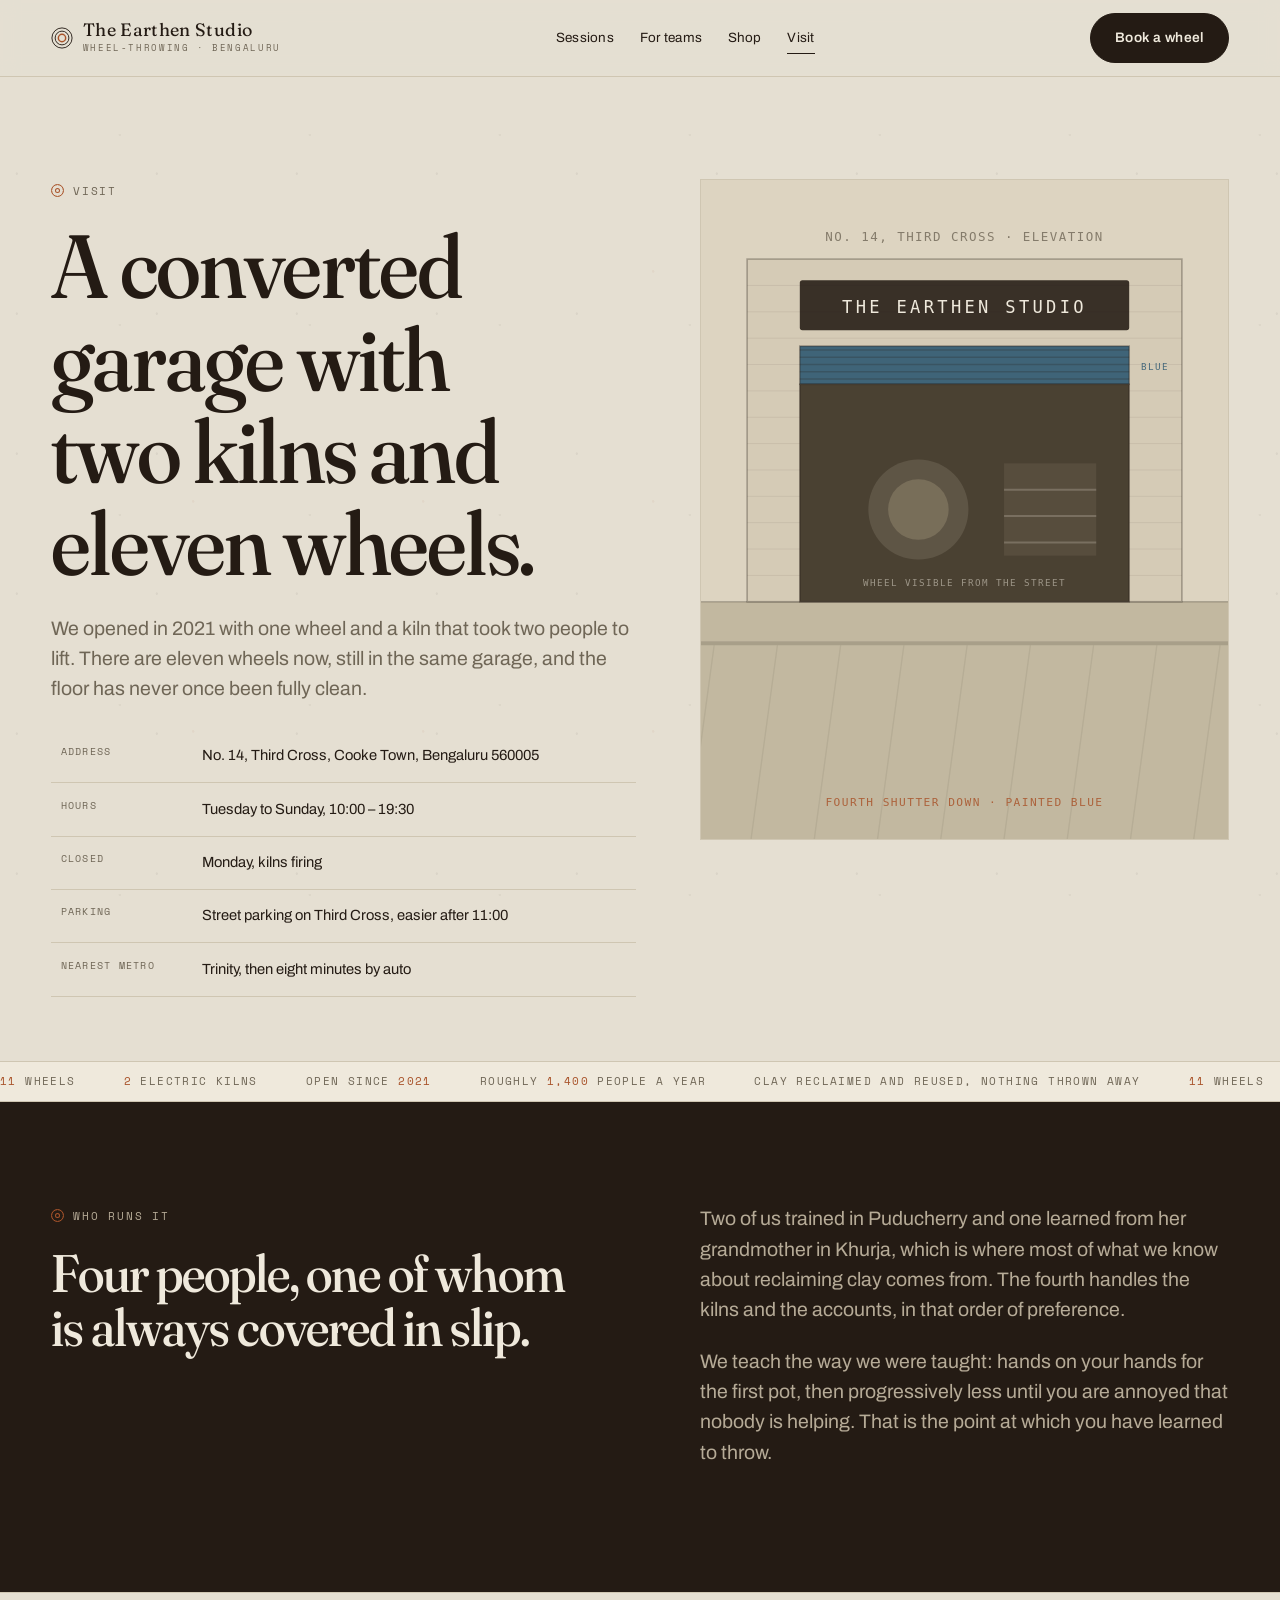
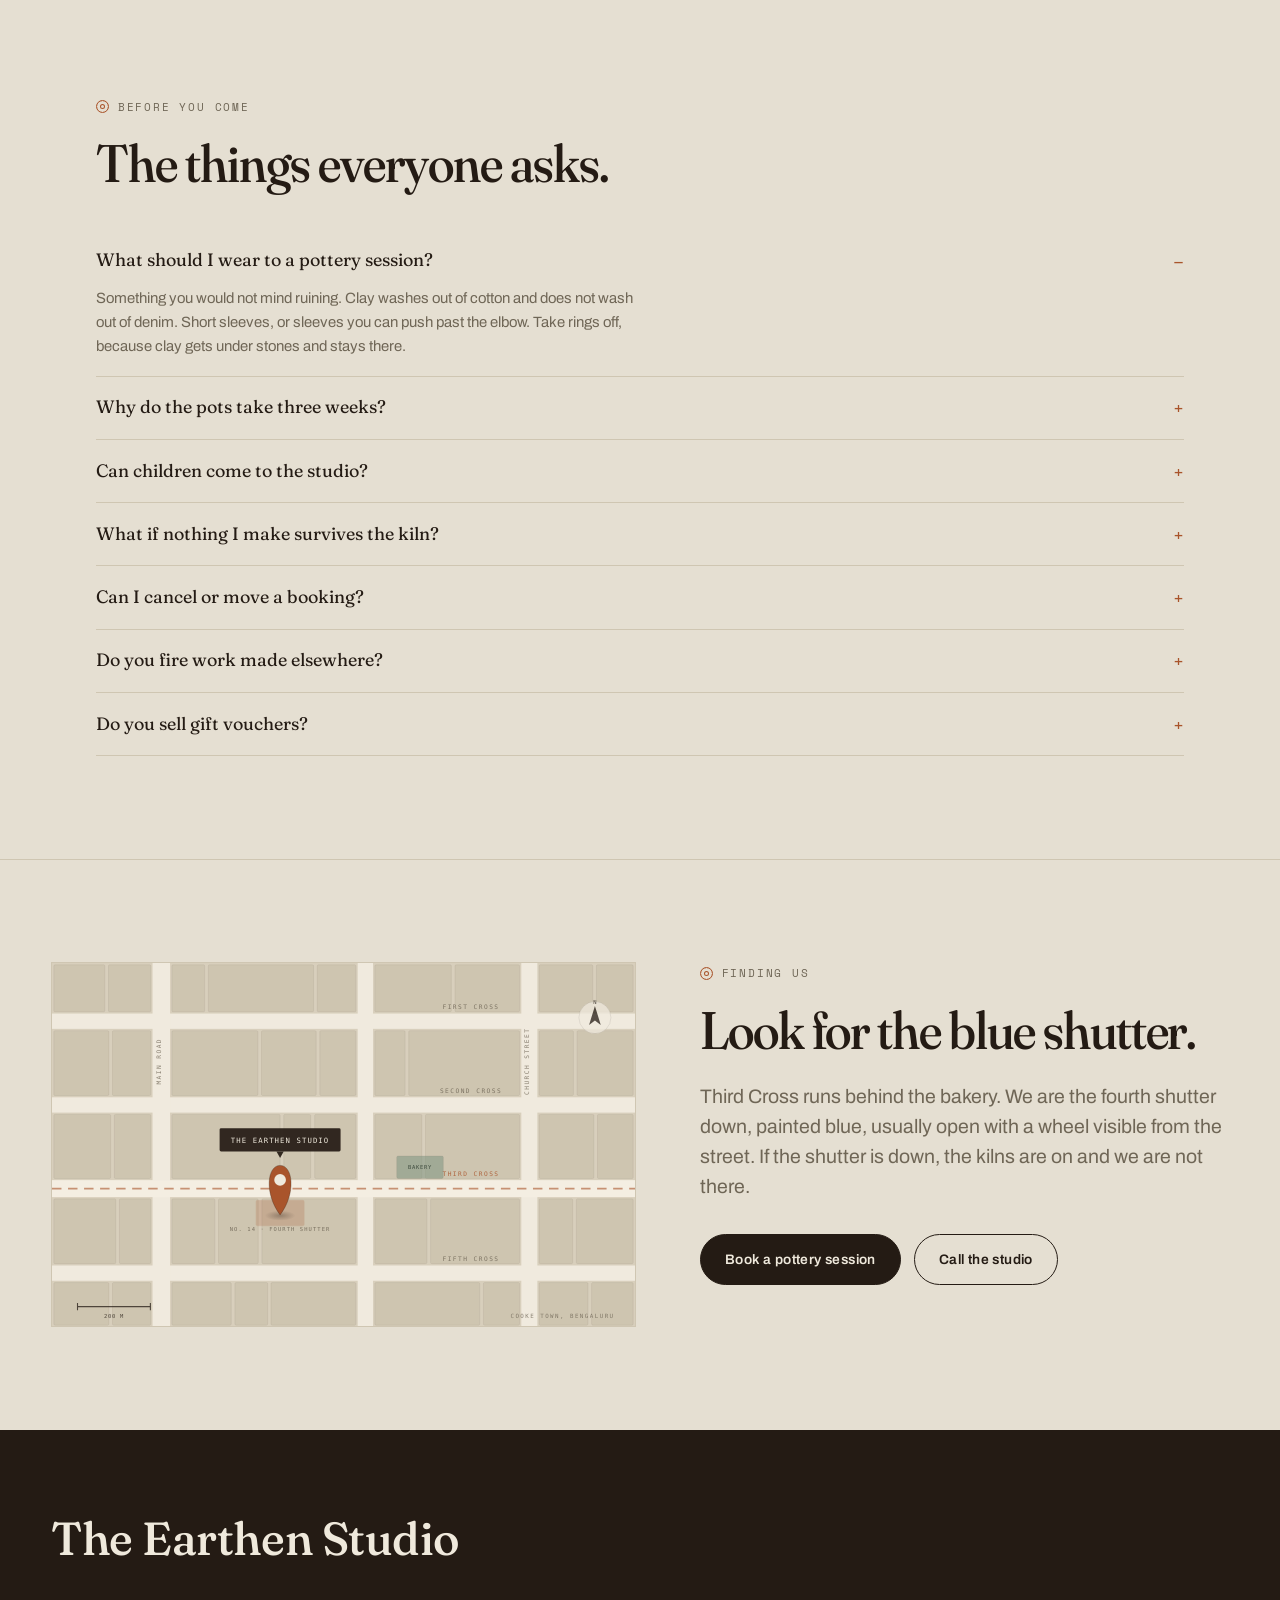
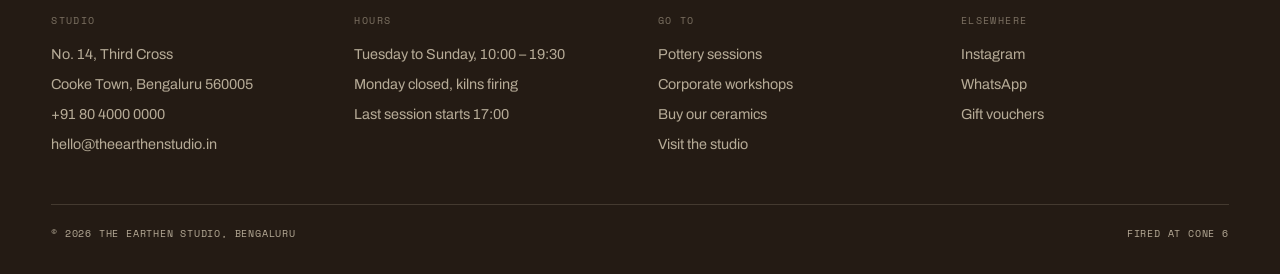
<file: TheEarthenStudio/visit.html>
<!DOCTYPE html>
<!-- The Earthen Studio — mock website produced for an academic project. The business is fictional. -->
<html lang="en-IN">
<head>
<meta charset="utf-8">
<meta name="viewport" content="width=device-width, initial-scale=1">
<title>Visit Our Cooke Town Studio, Bengaluru | The Earthen Studio</title>
<meta name="description" content="Address, opening hours, parking and directions for The Earthen Studio in Cooke Town, Bengaluru, plus answers to what to wear and why pottery takes three weeks.">
<link rel="canonical" href="https://padmaa27-code.github.io/TheEarthenStudio/visit.html">
<meta name="robots" content="index, follow, max-image-preview:large, max-snippet:-1">
<meta name="author" content="The Earthen Studio">
<meta name="theme-color" content="#e5dfd2">
<meta name="geo.region" content="IN-KA">
<meta name="geo.placename" content="Bengaluru">

<meta property="og:type" content="website">
<meta property="og:site_name" content="The Earthen Studio">
<meta property="og:locale" content="en_IN">
<meta property="og:url" content="https://padmaa27-code.github.io/TheEarthenStudio/visit.html">
<meta property="og:title" content="Visit Our Cooke Town Studio, Bengaluru | The Earthen Studio">
<meta property="og:description" content="Address, opening hours, parking and directions for The Earthen Studio in Cooke Town, Bengaluru, plus answers to what to wear and why pottery takes three weeks.">
<meta property="og:image" content="https://padmaa27-code.github.io/TheEarthenStudio/og-cover.png">
<meta property="og:image:width" content="1200">
<meta property="og:image:height" content="630">
<meta property="og:image:alt" content="The Earthen Studio — a wheel-throwing pottery studio in Bengaluru">
<meta name="twitter:card" content="summary_large_image">
<meta name="twitter:title" content="Visit Our Cooke Town Studio, Bengaluru | The Earthen Studio">
<meta name="twitter:description" content="Address, opening hours, parking and directions for The Earthen Studio in Cooke Town, Bengaluru, plus answers to what to wear and why pottery takes three weeks.">
<meta name="twitter:image" content="https://padmaa27-code.github.io/TheEarthenStudio/og-cover.png">

<link rel="icon" href="favicon.svg" type="image/svg+xml">
<link rel="manifest" href="site.webmanifest">
<link rel="preconnect" href="https://fonts.googleapis.com">
<link rel="preconnect" href="https://fonts.gstatic.com" crossorigin>
<link rel="preload" as="style" href="https://fonts.googleapis.com/css2?family=Archivo:wght@400;500;600;700&family=Fraunces:opsz,wght@9..144,300..700&family=Space+Mono:wght@400;700&display=swap">
<link rel="stylesheet" href="https://fonts.googleapis.com/css2?family=Archivo:wght@400;500;600;700&family=Fraunces:opsz,wght@9..144,300..700&family=Space+Mono:wght@400;700&display=swap">
<link rel="stylesheet" href="styles.css">
<script>document.documentElement.className+=" js";</script>
<script src="main.js" defer></script>
<script type="application/ld+json">{"@context":"https://schema.org","@type":"BreadcrumbList","itemListElement":[{"@type":"ListItem","position":1,"name":"Home","item":"https://padmaa27-code.github.io/TheEarthenStudio/"},{"@type":"ListItem","position":2,"name":"Visit","item":"https://padmaa27-code.github.io/TheEarthenStudio/visit.html"}]}</script>
<script type="application/ld+json">{"@context":"https://schema.org","@type":"LocalBusiness","@id":"https://padmaa27-code.github.io/TheEarthenStudio/#studio","name":"The Earthen Studio","url":"https://padmaa27-code.github.io/TheEarthenStudio/","image":"https://padmaa27-code.github.io/TheEarthenStudio/og-cover.png","logo":"https://padmaa27-code.github.io/TheEarthenStudio/favicon.svg","description":"A wheel-throwing pottery studio in Cooke Town, Bengaluru. Sessions for individuals, couples and groups, workshops for companies, and handmade stoneware for sale.","telephone":"+918040000000","email":"hello@theearthenstudio.in","priceRange":"₹₹","currenciesAccepted":"INR","paymentAccepted":"UPI, Card, Net banking, Cash","foundingDate":"2021","address":{"@type":"PostalAddress","streetAddress":"No. 14, Third Cross, Cooke Town","addressLocality":"Bengaluru","addressRegion":"Karnataka","postalCode":"560005","addressCountry":"IN"},"geo":{"@type":"GeoCoordinates","latitude":12.9916,"longitude":77.6221},"areaServed":{"@type":"City","name":"Bengaluru"},"openingHoursSpecification":[{"@type":"OpeningHoursSpecification","dayOfWeek":["Tuesday","Wednesday","Thursday","Friday","Saturday","Sunday"],"opens":"10:00","closes":"19:30"}],"sameAs":[]}</script>
<script type="application/ld+json">{"@context":"https://schema.org","@type":"FAQPage","mainEntity":[{"@type":"Question","name":"What should I wear to a pottery session?","acceptedAnswer":{"@type":"Answer","text":"Something you would not mind ruining. Clay washes out of cotton and does not wash out of denim. Short sleeves, or sleeves you can push past the elbow. Take rings off, because clay gets under stones and stays there."}},{"@type":"Question","name":"Why do the pots take three weeks?","acceptedAnswer":{"@type":"Answer","text":"Your pot has to dry, be trimmed, dry again to bone-dry, go through a bisque firing, be glazed, and go through a second firing at 1222 degrees Celsius. Each firing runs about thirty hours including cooling, and we fire when a kiln is full, not when a pot is ready."}},{"@type":"Question","name":"Can children come to the studio?","acceptedAnswer":{"@type":"Answer","text":"Eight and up at the wheel, five and up at the hand-building table. Under-twelves need an adult in the room, though not necessarily at a wheel."}},{"@type":"Question","name":"What if nothing I make survives the kiln?","acceptedAnswer":{"@type":"Answer","text":"Occasionally a piece cracks in the kiln or a glaze does something we did not expect. If nothing of yours makes it, you get a free session. This happens perhaps twice a year."}},{"@type":"Question","name":"Can I cancel or move a booking?","acceptedAnswer":{"@type":"Answer","text":"Move it once, free, with 48 hours' notice. Inside 48 hours we charge half, because the clay is already wedged and portioned and a wheel sat empty."}},{"@type":"Question","name":"Do you fire work made elsewhere?","acceptedAnswer":{"@type":"Answer","text":"Yes, for stoneware bodies only, at 90 rupees per litre of kiln space. We will not fire anything we did not see wedged, because a piece with a trapped air pocket can take out everything else on the shelf."}},{"@type":"Question","name":"Do you sell gift vouchers?","acceptedAnswer":{"@type":"Answer","text":"Yes, for any session, valid twelve months, sent as a card by post or as a PDF. The couples session is the one people buy most and the one people redeem least, which we find quietly funny."}}]}</script>
</head>
<body>
<a class="skip" href="#main">Skip to content</a>
<header class="top">
  <div class="wide top__in">
    <a class="mark" href="index.html" aria-label="The Earthen Studio home">
      <svg class="mark__glyph" viewBox="0 0 24 24" aria-hidden="true" focusable="false"><circle cx="12" cy="12" r="11" fill="none" stroke="#241b14" stroke-width="1"/><circle cx="12" cy="12" r="7.5" fill="none" stroke="#241b14" stroke-width="1"/><circle cx="12" cy="12" r="4" fill="none" stroke="#a9542b" stroke-width="1.6"/></svg>
      <span><span class="mark__word">The Earthen Studio</span><span class="mark__sub">Wheel-throwing &middot; Bengaluru</span></span>
    </a>
    <nav class="nav" id="nav" aria-label="Primary"><a href="sessions.html">Sessions</a><a href="teams.html">For teams</a><a href="shop.html">Shop</a><a href="visit.html" aria-current="page">Visit</a></nav>
    <div class="top__cta">
      <a class="btn" href="sessions.html#book">Book a wheel</a>
      <button class="burger" type="button" aria-expanded="false" aria-controls="nav">Menu</button>
    </div>
  </div>
</header>
<main id="main">

<section class="band wide split narrowtop" aria-labelledby="h1">
  <div>
    <p class="tag">Visit</p>
    <h1 id="h1">A converted garage with two kilns and eleven wheels.</h1>
    <p class="lede">We opened in 2021 with one wheel and a kiln that took two people to lift. There
      are eleven wheels now, still in the same garage, and the floor has never once been fully clean.</p>
    <table class="rate">
      <caption class="sr">Studio address, hours and directions</caption>
      <tbody>
      <tr><th scope="row">Address</th><td>No. 14, Third Cross, Cooke Town, Bengaluru 560005</td></tr>
      <tr><th scope="row">Hours</th><td>Tuesday to Sunday, 10:00 &ndash; 19:30</td></tr>
      <tr><th scope="row">Closed</th><td>Monday, kilns firing</td></tr>
      <tr><th scope="row">Parking</th><td>Street parking on Third Cross, easier after 11:00</td></tr>
      <tr><th scope="row">Nearest metro</th><td>Trinity, then eight minutes by auto</td></tr>
      </tbody>
    </table>
  </div>
  <figure class="shot shot--tall" data-shot="No. 14 Third Cross, elevation"><img src="images/studio.svg" alt="Elevation drawing of the studio shopfront on Third Cross with its blue shutter rolled up and a wheel visible inside" width="800" height="1000" loading="lazy" decoding="async"></figure>
</section>

<div class="kiln" aria-label="Studio facts"><div class="kiln__track" aria-hidden="false"><span class="kiln__item"><b>11</b> wheels</span><span class="kiln__item"><b>2</b> electric kilns</span><span class="kiln__item">Open since <b>2021</b></span><span class="kiln__item">Roughly <b>1,400</b> people a year</span><span class="kiln__item">Clay reclaimed and reused, nothing thrown away</span><span class="kiln__item"><b>11</b> wheels</span><span class="kiln__item"><b>2</b> electric kilns</span><span class="kiln__item">Open since <b>2021</b></span><span class="kiln__item">Roughly <b>1,400</b> people a year</span><span class="kiln__item">Clay reclaimed and reused, nothing thrown away</span></div></div>

<section class="band band--dark" aria-labelledby="h-who">
  <div class="wide split">
    <div>
      <p class="tag">Who runs it</p>
      <h2 id="h-who">Four people, one of whom is always covered in slip.</h2>
    </div>
    <div>
      <p class="lede">Two of us trained in Puducherry and one learned from her grandmother in
        Khurja, which is where most of what we know about reclaiming clay comes from. The fourth
        handles the kilns and the accounts, in that order of preference.</p>
      <p class="lede">We teach the way we were taught: hands on your hands for the first pot, then
        progressively less until you are annoyed that nobody is helping. That is the point at which
        you have learned to throw.</p>
    </div>
  </div>
</section>

<section class="band" aria-labelledby="h-faq">
  <div class="wrap rise">
    <p class="tag">Before you come</p>
    <h2 id="h-faq">The things everyone asks.</h2>
    <div class="faq"><details open><summary>What should I wear to a pottery session?</summary><p>Something you would not mind ruining. Clay washes out of cotton and does not wash out of denim. Short sleeves, or sleeves you can push past the elbow. Take rings off, because clay gets under stones and stays there.</p></details><details><summary>Why do the pots take three weeks?</summary><p>Your pot has to dry, be trimmed, dry again to bone-dry, go through a bisque firing, be glazed, and go through a second firing at 1222 degrees Celsius. Each firing runs about thirty hours including cooling, and we fire when a kiln is full, not when a pot is ready.</p></details><details><summary>Can children come to the studio?</summary><p>Eight and up at the wheel, five and up at the hand-building table. Under-twelves need an adult in the room, though not necessarily at a wheel.</p></details><details><summary>What if nothing I make survives the kiln?</summary><p>Occasionally a piece cracks in the kiln or a glaze does something we did not expect. If nothing of yours makes it, you get a free session. This happens perhaps twice a year.</p></details><details><summary>Can I cancel or move a booking?</summary><p>Move it once, free, with 48 hours' notice. Inside 48 hours we charge half, because the clay is already wedged and portioned and a wheel sat empty.</p></details><details><summary>Do you fire work made elsewhere?</summary><p>Yes, for stoneware bodies only, at 90 rupees per litre of kiln space. We will not fire anything we did not see wedged, because a piece with a trapped air pocket can take out everything else on the shelf.</p></details><details><summary>Do you sell gift vouchers?</summary><p>Yes, for any session, valid twelve months, sent as a card by post or as a PDF. The couples session is the one people buy most and the one people redeem least, which we find quietly funny.</p></details></div>
  </div>
</section>

<section class="band" aria-labelledby="h-find">
  <div class="wide split rise">
    <figure class="shot shot--wide" data-shot="Cooke Town, street map"><img src="images/map.svg" alt="Street map of Cooke Town, Bengaluru with The Earthen Studio marked on Third Cross beside the bakery" width="1600" height="1000" loading="lazy" decoding="async"></figure>
    <div>
      <p class="tag">Finding us</p>
      <h2 id="h-find">Look for the blue shutter.</h2>
      <p class="lede">Third Cross runs behind the bakery. We are the fourth shutter down, painted
        blue, usually open with a wheel visible from the street. If the shutter is down, the kilns
        are on and we are not there.</p>
      <p class="actions">
        <a class="btn" href="sessions.html#book">Book a pottery session</a>
        <a class="btn btn--ghost" href="tel:+918040000000">Call the studio</a>
      </p>
    </div>
  </div>
</section>
</main>
<footer class="foot">
  <div class="wide">
    <p class="foot__mark">The Earthen Studio</p>
    <div class="foot__grid">
      <div>
        <h2 class="foot__h">Studio</h2>
        <ul>
          <li>No. 14, Third Cross</li>
          <li>Cooke Town, Bengaluru 560005</li>
          <li><a href="tel:+918040000000">+91 80 4000 0000</a></li>
          <li><a href="mailto:hello@theearthenstudio.in">hello@theearthenstudio.in</a></li>
        </ul>
      </div>
      <div>
        <h2 class="foot__h">Hours</h2>
        <ul>
          <li>Tuesday to Sunday, 10:00 &ndash; 19:30</li>
          <li>Monday closed, kilns firing</li>
          <li>Last session starts 17:00</li>
        </ul>
      </div>
      <div>
        <h2 class="foot__h">Go to</h2>
        <ul>
          <li><a href="sessions.html">Pottery sessions</a></li>
          <li><a href="teams.html">Corporate workshops</a></li>
          <li><a href="shop.html">Buy our ceramics</a></li>
          <li><a href="visit.html">Visit the studio</a></li>
        </ul>
      </div>
      <div>
        <h2 class="foot__h">Elsewhere</h2>
        <ul>
          <li><a href="#">Instagram</a></li>
          <li><a href="#">WhatsApp</a></li>
          <li><a href="#">Gift vouchers</a></li>
        </ul>
      </div>
    </div>
    <div class="foot__base">
      <span>&copy; 2026 The Earthen Studio, Bengaluru</span>
      <span>Fired at cone 6</span>
    </div>
  </div>
</footer>
</body>
</html>
</file>
<file: TheEarthenStudio/styles.css>
/* ============================================================
   The Earthen Studio — pottery studio, Bengaluru
   ------------------------------------------------------------
   Palette is taken from the material itself: unfired clay,
   bisque dust, tenmoku (iron-black glaze), shino (oxide
   orange), celadon (glaze green), kiln shelf.
   ============================================================ */

:root {
  --tenmoku:  #241b14;
  --wet-clay: #6f6656;
  --bisque:   #e5dfd2;
  --slip:     #efe9dc;
  --shelf:    #cfc6b2;
  --shino:    #a9542b;
  --celadon:  #7e9481;

  --display: "Fraunces", Georgia, "Times New Roman", serif;
  --body: "Archivo", "Helvetica Neue", Arial, sans-serif;
  --data: "Space Mono", ui-monospace, "Courier New", monospace;

  --gutter: clamp(1.25rem, 4vw, 3.5rem);
  --measure: 68rem;
  --rule: 1px solid var(--shelf);
}

/* ---------- reset ---------- */
*, *::before, *::after { box-sizing: border-box; }
html { -webkit-text-size-adjust: 100%; scroll-behavior: smooth; }
body {
  margin: 0;
  background: var(--bisque);
  color: var(--tenmoku);
  font-family: var(--body);
  font-size: 1rem;
  line-height: 1.6;
  -webkit-font-smoothing: antialiased;
}
img { max-width: 100%; display: block; }
a { color: inherit; }
button { font: inherit; color: inherit; cursor: pointer; }
[hidden] { display: none !important; }

/* ---------- accessibility helpers ---------- */
.sr {
  position: absolute; width: 1px; height: 1px; padding: 0;
  margin: -1px; overflow: hidden; clip: rect(0 0 0 0); white-space: nowrap; border: 0;
}
.skip {
  position: absolute; left: -999px; top: 0; z-index: 200;
  background: var(--tenmoku); color: var(--slip);
  padding: .8rem 1.2rem; font-size: .85rem; text-decoration: none;
}
.skip:focus { left: 0; }
:focus-visible { outline: 2px solid var(--shino); outline-offset: 3px; }

/* ---------- speckle: iron spots in stoneware ---------- */
body::before {
  content: "";
  position: fixed; inset: 0; pointer-events: none; z-index: 0; opacity: .5;
  background-image:
    radial-gradient(circle at 12% 24%, rgba(36,27,20,.10) 0 1px, transparent 1.4px),
    radial-gradient(circle at 63% 71%, rgba(36,27,20,.08) 0 1px, transparent 1.4px),
    radial-gradient(circle at 84% 18%, rgba(169,84,43,.10) 0 1px, transparent 1.6px);
  background-size: 140px 140px, 190px 190px, 230px 230px;
}
body > * { position: relative; z-index: 1; }

/* ---------- type ---------- */
h1, h2, h3 {
  font-family: var(--display);
  font-weight: 500;
  font-variation-settings: "SOFT" 40, "WONK" 1, "opsz" 90;
  line-height: 1.03;
  letter-spacing: -.02em;
  margin: 0;
  text-wrap: balance;
}
h1 { font-size: clamp(2.7rem, 7.4vw, 5.6rem); max-width: 18ch; }
h2 { font-size: clamp(2rem, 4.6vw, 3.3rem); }
h3 { font-size: clamp(1.25rem, 2.2vw, 1.6rem); letter-spacing: -.01em; }
p { margin: 0 0 1.1em; max-width: 62ch; }
h1 + .lede, h2 + .lede, h1 + p, h2 + p { margin-top: 1.5rem; }
.lede { font-size: clamp(1.04rem, 1.6vw, 1.22rem); color: var(--wet-clay); line-height: 1.55; }

.tag {
  font-family: var(--data);
  font-size: .7rem; letter-spacing: .16em; text-transform: uppercase;
  color: var(--wet-clay);
  display: inline-flex; align-items: center; gap: .55rem;
  margin: 0 0 1.3rem;
}
.tag::before {
  content: ""; width: 13px; height: 13px; flex: none;
  border: 1px solid var(--shino); border-radius: 50%;
  box-shadow: inset 0 0 0 3px var(--bisque), inset 0 0 0 4px var(--shino);
}
.data { font-family: var(--data); font-size: .78rem; letter-spacing: .04em; color: var(--wet-clay); }
p.data { margin-top: 1.6rem; }
.accent { color: var(--shino); }
.note { font-family: var(--data); font-size: .68rem; letter-spacing: .05em; line-height: 1.7; color: var(--wet-clay); margin-top: 1rem; }
.wide-note { max-width: 62ch; margin-top: 3rem; }

/* ---------- layout ---------- */
.wrap { width: min(100% - (var(--gutter) * 2), var(--measure)); margin-inline: auto; }
.wide { width: min(100% - (var(--gutter) * 2), 82rem); margin-inline: auto; }
.band { padding-block: clamp(3.6rem, 8vw, 7rem); }
.band + .band { border-top: var(--rule); }
.band--dark { background: var(--tenmoku); color: var(--slip); border-top: none; }
.band--dark .lede, .band--dark .tag, .band--dark .data, .band--dark .note { color: #b6ab97; }
.band--dark .tag::before { box-shadow: inset 0 0 0 3px var(--tenmoku), inset 0 0 0 4px var(--shino); }
.hero, .narrowtop { padding-bottom: clamp(2.4rem, 5vw, 4rem); }

.split { display: grid; gap: clamp(2rem, 5vw, 4.5rem); grid-template-columns: 1fr; align-items: start; }
@media (min-width: 900px) { .split { grid-template-columns: 1.05fr .95fr; } }

.actions { display: flex; gap: .8rem; flex-wrap: wrap; margin-top: 2rem; max-width: none; }

/* ---------- buttons ---------- */
.btn {
  display: inline-flex; align-items: center; gap: .6rem;
  padding: .82rem 1.5rem;
  border: 1px solid var(--tenmoku); border-radius: 999px;
  background: var(--tenmoku); color: var(--slip);
  font-size: .86rem; font-weight: 600; letter-spacing: .03em;
  text-decoration: none;
  transition: background .18s ease, color .18s ease, transform .18s ease;
}
.btn:hover { background: var(--shino); border-color: var(--shino); color: var(--slip); transform: translateY(-1px); }
.btn--ghost { background: transparent; color: var(--tenmoku); }
.btn--ghost:hover { background: var(--tenmoku); color: var(--slip); border-color: var(--tenmoku); }
.btn--light { background: var(--slip); color: var(--tenmoku); border-color: var(--slip); }

/* ---------- header ---------- */
.top {
  position: sticky; top: 0; z-index: 50;
  background: rgba(229,223,210,.93);
  backdrop-filter: blur(9px);
  border-bottom: var(--rule);
}
.top__in { display: flex; align-items: center; justify-content: space-between; gap: 1rem; padding-block: .8rem; }
.mark { display: flex; align-items: center; gap: .6rem; text-decoration: none; }
.mark__glyph { width: 22px; height: 22px; flex: none; }
.mark__word { font-family: var(--display); font-variation-settings: "SOFT" 40, "WONK" 1; font-size: 1.12rem; letter-spacing: .02em; display: block; line-height: 1.15; }
.mark__sub { font-family: var(--data); font-size: .56rem; letter-spacing: .18em; text-transform: uppercase; color: var(--wet-clay); display: block; }

.nav { display: flex; align-items: center; gap: 1.6rem; }
.nav a { font-size: .84rem; letter-spacing: .02em; text-decoration: none; padding-block: .3rem; border-bottom: 1px solid transparent; }
.nav a:hover { border-bottom-color: var(--shino); }
.nav a[aria-current="page"] { border-bottom-color: var(--tenmoku); }
.top__cta { display: flex; align-items: center; gap: .7rem; }
.burger { display: none; background: none; border: var(--rule); border-radius: 999px; padding: .5rem .9rem; font-size: .8rem; }

@media (max-width: 900px) {
  .nav { display: none; }
  .burger { display: block; }
  .top__cta .btn { display: none; }
  .nav.is-open {
    display: flex; flex-direction: column; align-items: flex-start; gap: .1rem;
    position: absolute; left: 0; right: 0; top: 100%;
    background: var(--bisque); border-bottom: var(--rule);
    padding: 1rem var(--gutter) 1.6rem;
  }
  .nav.is-open a { font-size: 1.4rem; font-family: var(--display); padding-block: .5rem; }
}

/* ---------- photo slots ---------- */
.shot {
  position: relative; overflow: hidden; margin: 0;
  background: linear-gradient(155deg, #d8d1c1 0%, #c3baa6 48%, #a99d86 100%);
  border: 1px solid var(--shelf);
}
.shot::before {
  content: ""; position: absolute; inset: 0;
  background-image:
    radial-gradient(circle at 22% 34%, rgba(36,27,20,.16) 0 1.2px, transparent 2px),
    radial-gradient(circle at 71% 62%, rgba(36,27,20,.13) 0 1.2px, transparent 2px),
    radial-gradient(circle at 45% 85%, rgba(169,84,43,.18) 0 1.2px, transparent 2.2px);
  background-size: 60px 60px, 90px 90px, 120px 120px;
}
.shot::after {
  content: "PHOTO — " attr(data-shot);
  position: absolute; left: 0; right: 0; bottom: 0;
  padding: .65rem .85rem;
  font-family: var(--data); font-size: .6rem; letter-spacing: .1em;
  text-transform: uppercase; color: #3d3226;
  background: rgba(239,233,220,.74);
}
.shot img { position: relative; z-index: 2; width: 100%; height: 100%; object-fit: cover; }
.shot--tall { aspect-ratio: 4 / 5; }
.shot--wide { aspect-ratio: 16 / 10; }
.shot--sq { aspect-ratio: 1 / 1; }

/* ---------- signature: the wheel head ---------- */
.wheelhead { position: relative; aspect-ratio: 1 / 1; width: min(100%, 30rem); margin-inline: auto; }
.wheelhead__rings { position: absolute; inset: 0; width: 100%; height: 100%; animation: spin 90s linear infinite; }
.wheelhead__rings circle { fill: none; stroke: var(--wet-clay); stroke-opacity: .45; }
.wheelhead__shot { position: absolute; inset: 17%; border-radius: 50%; border-color: var(--wet-clay); }
.wheelhead__shot::after { display: none; }
@keyframes spin { to { transform: rotate(360deg); } }

/* ---------- kiln log ticker ---------- */
.kiln { border-block: var(--rule); background: var(--slip); overflow: hidden; }
.kiln__track { display: flex; gap: 3rem; padding-block: .7rem; width: max-content; animation: slide 46s linear infinite; }
.kiln__item { font-family: var(--data); font-size: .67rem; letter-spacing: .13em; text-transform: uppercase; color: var(--wet-clay); white-space: nowrap; }
.kiln__item b { color: var(--shino); font-weight: 400; }
@keyframes slide { to { transform: translateX(-50%); } }

/* ---------- cards ---------- */
.grid { display: grid; gap: 1.5rem; grid-template-columns: repeat(auto-fit, minmax(min(100%, 17rem), 1fr)); margin-top: 2.8rem; }
.card {
  background: var(--slip); border: var(--rule);
  padding: 1.6rem 1.5rem 1.7rem;
  display: flex; flex-direction: column; gap: .7rem;
}
.card h3 { margin-bottom: .1rem; }
.card p { margin: 0; font-size: .93rem; color: var(--wet-clay); }
.card__price { font-family: var(--data); font-size: 1rem; color: var(--tenmoku) !important; margin-top: auto; padding-top: .9rem; border-top: var(--rule); }
.card__price span { display: block; font-size: .65rem; letter-spacing: .1em; text-transform: uppercase; color: var(--wet-clay); margin-top: .25rem; }

/* ---------- process sequence ---------- */
.steps { list-style: none; padding: 0; margin: 0; }
.steps li { display: grid; grid-template-columns: 3.2rem 1fr; gap: 1.1rem; padding-block: 1.3rem; border-top: var(--rule); align-items: baseline; }
.steps li:last-child { border-bottom: var(--rule); }
.steps__n { font-family: var(--data); font-size: .78rem; color: var(--shino); }
.steps h3 { font-size: 1.22rem; margin-bottom: .28rem; }
.steps p { margin: 0; font-size: .9rem; color: var(--wet-clay); }
.band--dark .steps li { border-color: rgba(207,198,178,.22); }
.band--dark .steps p { color: #b6ab97; }

/* ---------- rate table ---------- */
.rate { width: 100%; border-collapse: collapse; margin-top: 1.6rem; }
.rate th, .rate td { text-align: left; padding: .9rem .6rem; border-bottom: var(--rule); font-size: .92rem; vertical-align: top; }
.rate th { font-family: var(--data); font-size: .64rem; letter-spacing: .12em; text-transform: uppercase; color: var(--wet-clay); font-weight: 400; white-space: nowrap; }
.rate.flush { margin-top: 0; }
.band--dark .rate th, .band--dark .rate td { border-color: rgba(207,198,178,.22); }
.band--dark .rate th { color: #8d8271; }

/* ---------- shop ---------- */
.shopgrid { display: grid; gap: 2rem 1.4rem; grid-template-columns: repeat(auto-fill, minmax(min(100%, 15.5rem), 1fr)); }
.shopgrid.preview { margin-top: 2.6rem; }
.item { display: flex; flex-direction: column; }
.item .shot { margin-bottom: .85rem; }
.item__name { font-family: var(--display); font-size: 1.1rem; font-weight: 500; font-variation-settings: "SOFT" 40, "WONK" 1; letter-spacing: -.01em; line-height: 1.15; margin: 0 0 .25rem; }
.item__meta { font-family: var(--data); font-size: .63rem; letter-spacing: .09em; text-transform: uppercase; color: var(--wet-clay); margin: 0 0 .6rem; }
.item__desc { font-size: .85rem; color: var(--wet-clay); margin: 0 0 .8rem; line-height: 1.5; }
.item__foot { display: flex; align-items: center; justify-content: space-between; gap: .8rem; margin-top: auto; padding-top: .6rem; }
.item__price { font-family: var(--data); font-size: .95rem; }
.add { border: 1px solid var(--tenmoku); background: transparent; border-radius: 999px; padding: .42rem 1.05rem; font-size: .76rem; font-weight: 600; transition: background .18s, color .18s, border-color .18s; }
.add:hover { background: var(--tenmoku); color: var(--slip); }
.add.is-added { background: var(--celadon); border-color: var(--celadon); color: var(--slip); }

/* cart */
.cartbtn { border: var(--rule); background: var(--slip); border-radius: 999px; padding: .5rem 1rem; font-size: .8rem; display: inline-flex; gap: .5rem; align-items: center; }
.cartbtn b { font-family: var(--data); font-weight: 400; color: var(--shino); }
.cartbtn.pulse { animation: pulse .5s ease; }
@keyframes pulse { 0%,100% { transform: none; } 40% { transform: scale(1.09); background: var(--shino); color: var(--slip); } }
.scrim { position: fixed; inset: 0; background: rgba(36,27,20,.45); opacity: 0; visibility: hidden; transition: opacity .25s ease, visibility .25s ease; z-index: 90; }
.scrim.is-on { opacity: 1; visibility: visible; }
.drawer {
  position: fixed; top: 0; right: 0; bottom: 0; z-index: 100;
  width: min(100%, 25rem);
  background: var(--bisque); border-left: var(--rule);
  transform: translateX(101%);
  transition: transform .3s cubic-bezier(.4,0,.2,1);
  display: flex; flex-direction: column;
}
.drawer.is-on { transform: none; }
.drawer__top { display: flex; align-items: center; justify-content: space-between; padding: 1.2rem 1.4rem; border-bottom: var(--rule); }
.drawer__top h2 { font-size: 1.3rem; }
.drawer__body { flex: 1; overflow-y: auto; padding: .4rem 1.4rem 1.2rem; }
.drawer__foot { padding: 1.2rem 1.4rem 1.6rem; border-top: var(--rule); background: var(--slip); }
.x { background: none; border: none; font-family: var(--data); font-size: .72rem; letter-spacing: .1em; text-transform: uppercase; color: var(--wet-clay); padding: .3rem; }
.line { display: grid; grid-template-columns: 3.4rem 1fr auto; gap: .9rem; align-items: start; padding-block: 1rem; border-bottom: var(--rule); }
.line .shot { aspect-ratio: 1 / 1; }
.line .shot::after { display: none; }
.line__name { font-family: var(--display); font-size: 1rem; font-variation-settings: "SOFT" 40, "WONK" 1; margin: 0 0 .35rem; line-height: 1.15; }
.qty { display: inline-flex; align-items: center; border: var(--rule); border-radius: 999px; }
.qty button { background: none; border: none; width: 1.7rem; height: 1.6rem; line-height: 1; font-size: .95rem; }
.qty span { font-family: var(--data); font-size: .78rem; min-width: 1.3rem; text-align: center; }
.line__price { font-family: var(--data); font-size: .85rem; text-align: right; }
.sum { display: flex; justify-content: space-between; font-family: var(--data); font-size: .78rem; color: var(--wet-clay); margin-bottom: .45rem; }
.sum--total { font-size: 1.02rem; color: var(--tenmoku); margin-block: .8rem 1.1rem; }
.checkoutbtn { width: 100%; justify-content: center; }
.empty { font-family: var(--data); font-size: .76rem; color: var(--wet-clay); text-align: center; padding-block: 3rem; letter-spacing: .05em; max-width: none; }

/* modal */
.modal { position: fixed; inset: 0; z-index: 110; display: none; place-items: center; padding: 1.2rem; overflow-y: auto; background: rgba(36,27,20,.45); }
.modal.is-on { display: grid; }
.modal__card { background: var(--bisque); border: var(--rule); width: min(100%, 34rem); padding: clamp(1.5rem, 4vw, 2.3rem); }
.modal__h { font-size: 1.6rem; margin-bottom: 1.4rem; }
.totalrow { display: flex; align-items: center; justify-content: space-between; gap: 1rem; margin: 1.6rem 0 0; padding-top: 1.2rem; border-top: var(--rule); }
.total { font-size: 1.15rem; color: var(--tenmoku); }

/* forms */
.field { margin-bottom: .9rem; }
.field label { display: block; font-family: var(--data); font-size: .62rem; letter-spacing: .12em; text-transform: uppercase; color: var(--wet-clay); margin-bottom: .35rem; }
.field input, .field select, .field textarea {
  width: 100%; padding: .7rem .8rem; font: inherit; font-size: .92rem;
  background: var(--slip); border: var(--rule); border-radius: 0; color: var(--tenmoku);
}
.field textarea { min-height: 6.5rem; resize: vertical; }
.field textarea.short { min-height: 4.5rem; }
.row2 { display: grid; gap: 0 .9rem; grid-template-columns: 1fr 1fr; }
@media (max-width: 520px) { .row2 { grid-template-columns: 1fr; } }
.done { border: var(--rule); background: var(--slip); padding: clamp(1.4rem, 4vw, 2rem); }
.done h3 { margin-bottom: .8rem; }
.done p { color: var(--wet-clay); margin: 0; }

/* ---------- faq ---------- */
.faq { margin-top: 2.4rem; }
.faq details { border-bottom: var(--rule); padding-block: 1.05rem; }
.faq summary { cursor: pointer; font-family: var(--display); font-size: 1.12rem; font-variation-settings: "SOFT" 40, "WONK" 1; list-style: none; display: flex; justify-content: space-between; gap: 1rem; }
.faq summary::-webkit-details-marker { display: none; }
.faq summary::after { content: "+"; font-family: var(--data); color: var(--shino); }
.faq details[open] summary::after { content: "\2013"; }
.faq p { margin: .8rem 0 0; font-size: .93rem; color: var(--wet-clay); }

/* ---------- footer ---------- */
.foot { background: var(--tenmoku); color: #b6ab97; padding-block: clamp(3rem, 6vw, 4.5rem) 2rem; }
.foot a { text-decoration: none; }
.foot a:hover { color: var(--slip); }
.foot__mark { font-family: var(--display); font-size: clamp(2rem, 5vw, 2.9rem); font-weight: 500; font-variation-settings: "SOFT" 40, "WONK" 1; color: var(--slip); letter-spacing: -.01em; margin: 0 0 2.4rem; max-width: none; }
.foot__grid { display: grid; gap: 2.2rem; grid-template-columns: repeat(auto-fit, minmax(min(100%, 13rem), 1fr)); }
.foot__h { font-family: var(--data); font-size: .62rem; letter-spacing: .14em; text-transform: uppercase; color: #7d7263; font-weight: 400; margin: 0 0 .9rem; line-height: 1.4; }
.foot ul { list-style: none; margin: 0; padding: 0; display: grid; gap: .45rem; font-size: .9rem; }
.foot__base { margin-top: 3rem; padding-top: 1.3rem; border-top: 1px solid rgba(207,198,178,.18); display: flex; flex-wrap: wrap; gap: .8rem 2rem; justify-content: space-between; font-family: var(--data); font-size: .62rem; letter-spacing: .08em; text-transform: uppercase; }

/* ---------- scroll reveal ---------- */
/* Content is visible by default. The hidden start state is only applied
   once JS confirms it can reveal it again — otherwise a reader (or a
   crawler) with JS off would see empty sections. */
.js .rise { opacity: 0; transform: translateY(18px); transition: opacity .7s ease, transform .7s ease; }
.js .rise.is-in { opacity: 1; transform: none; }

@media (prefers-reduced-motion: reduce) {
  *, *::before, *::after { animation: none !important; transition-duration: .01ms !important; }
  html { scroll-behavior: auto; }
  .js .rise { opacity: 1; transform: none; }
}
</file>
